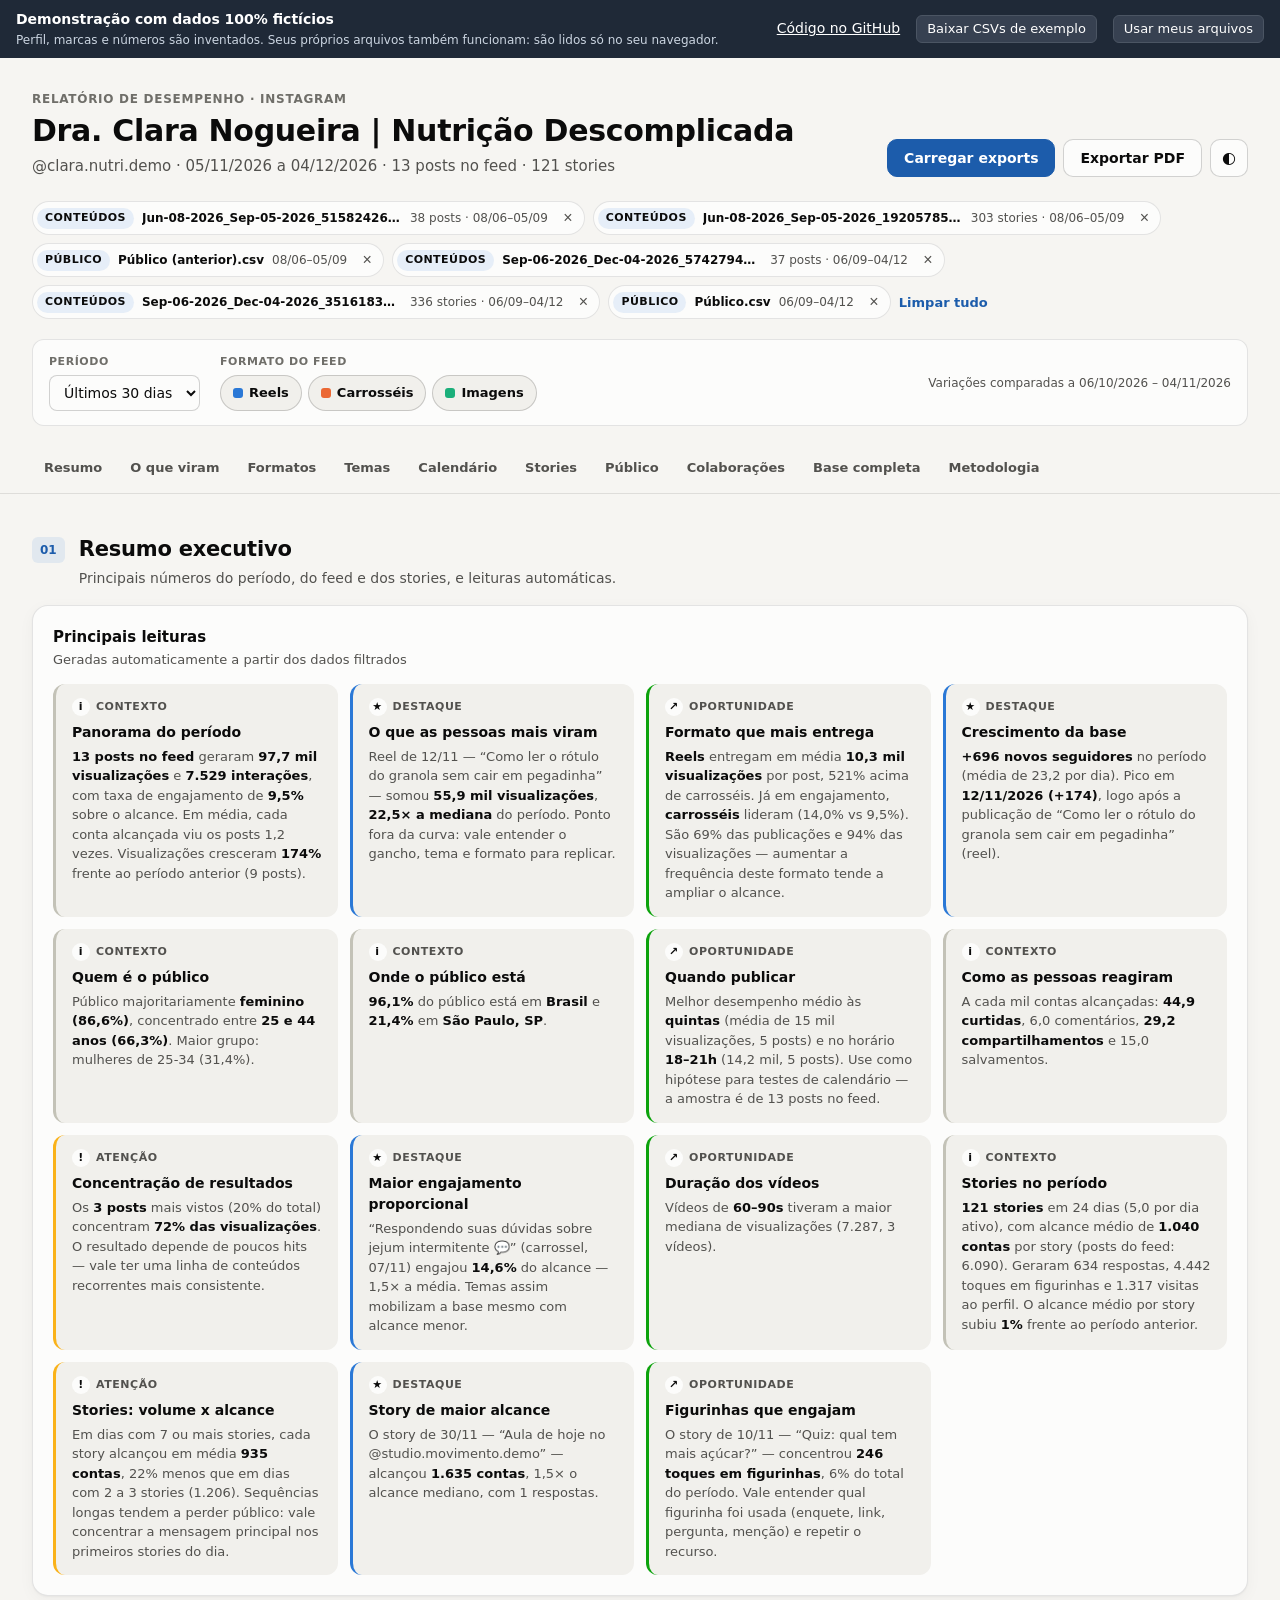
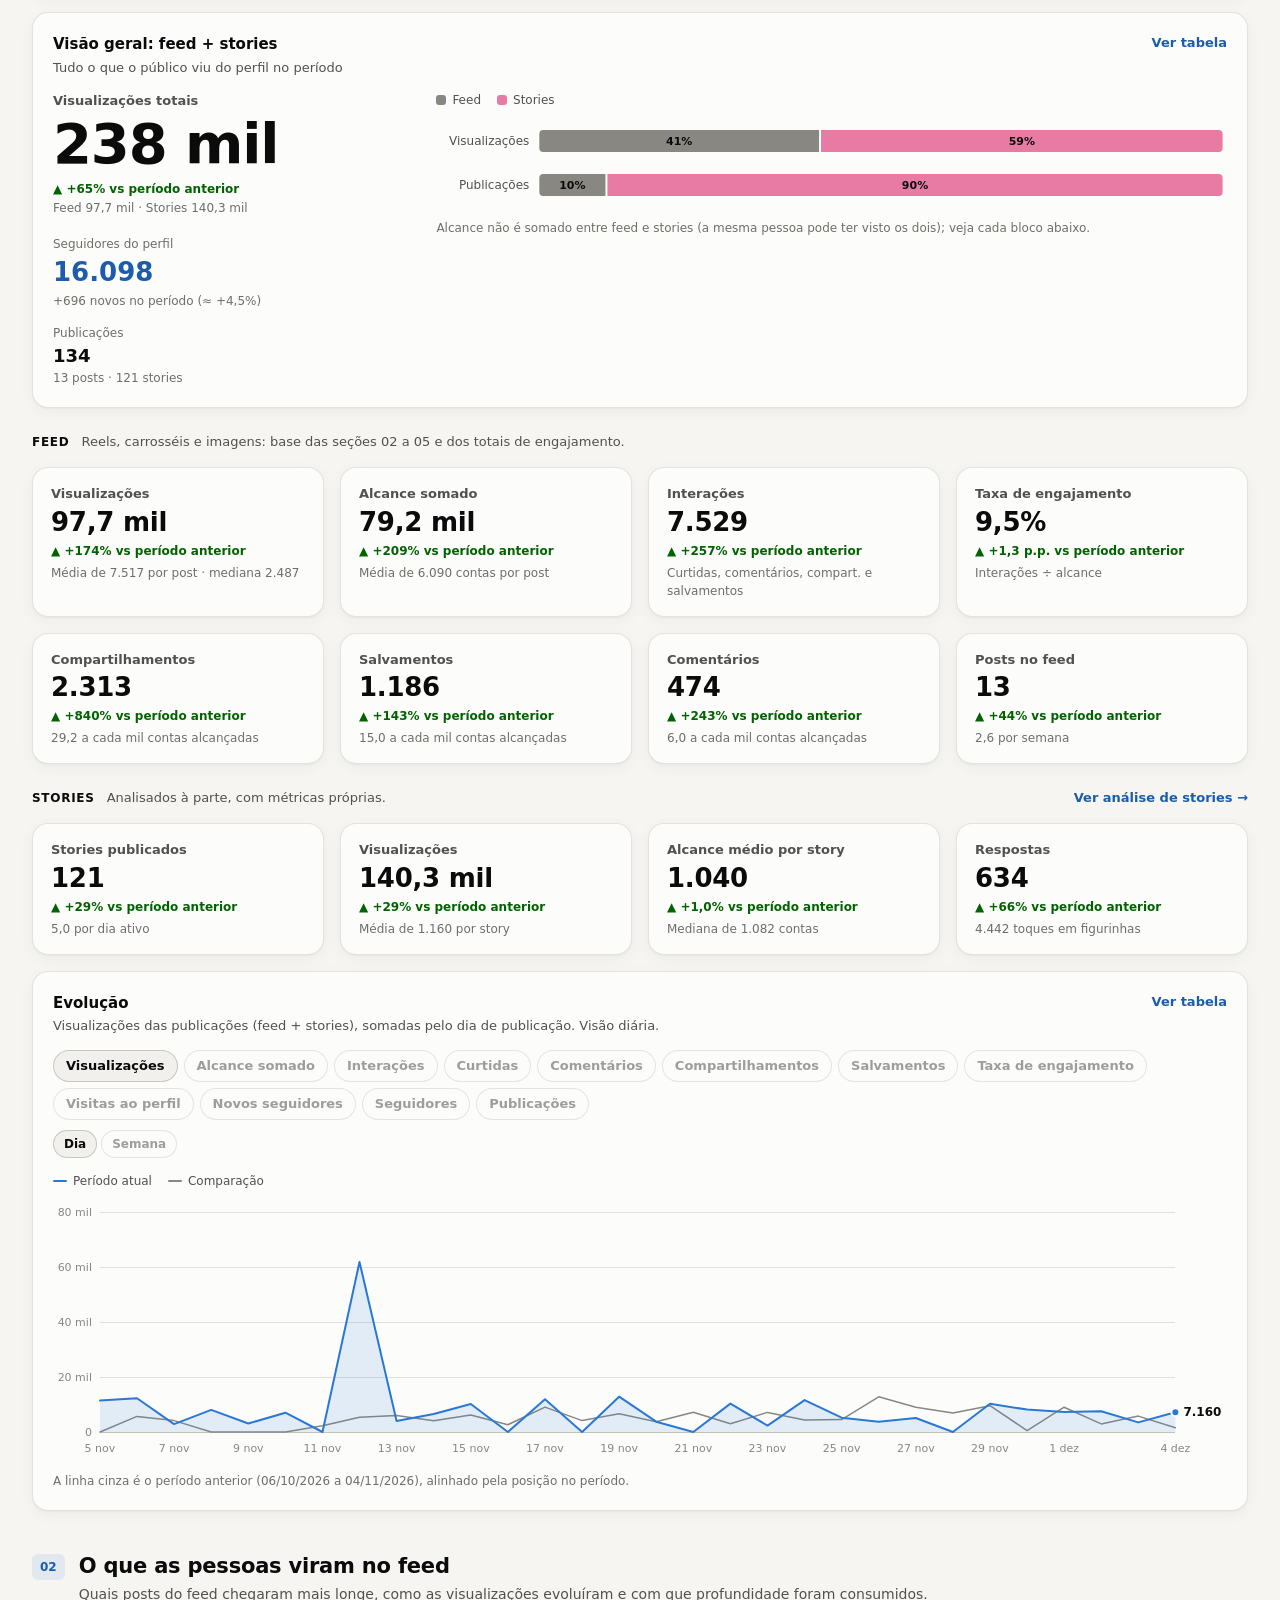
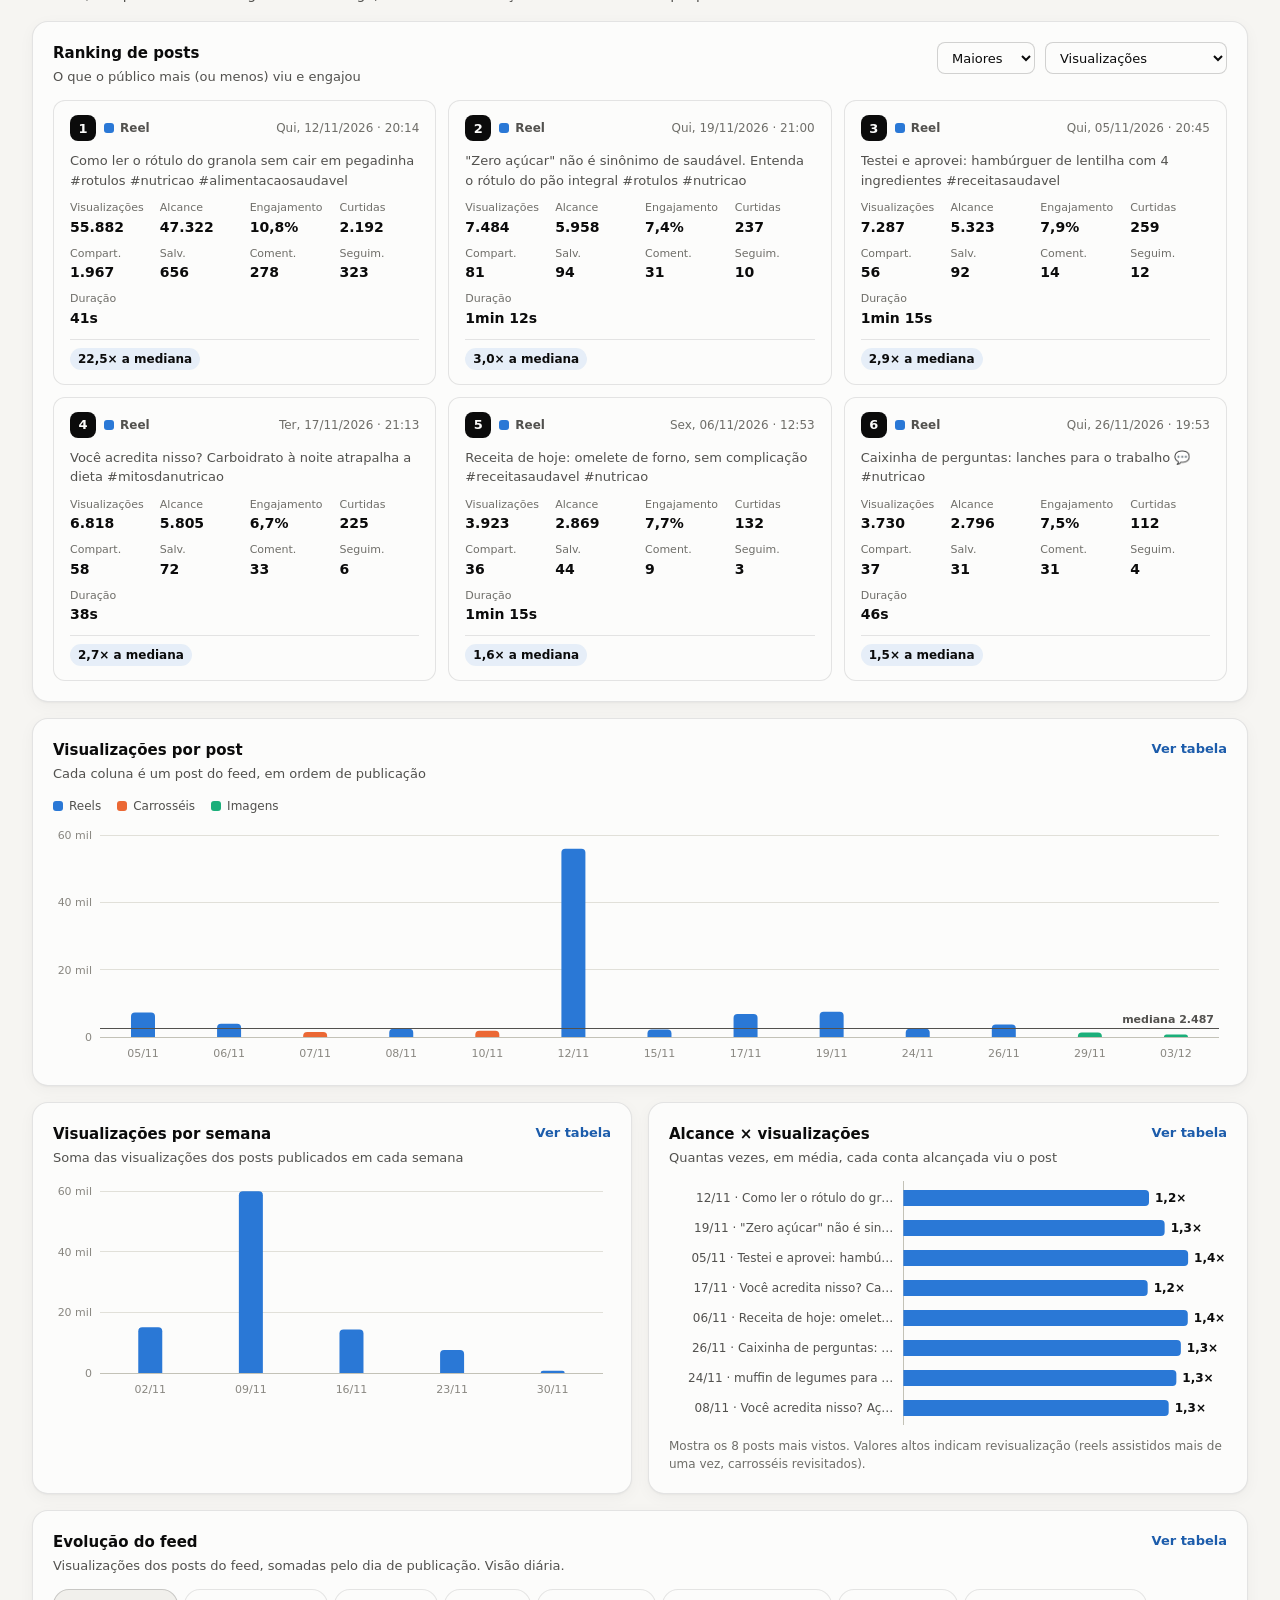
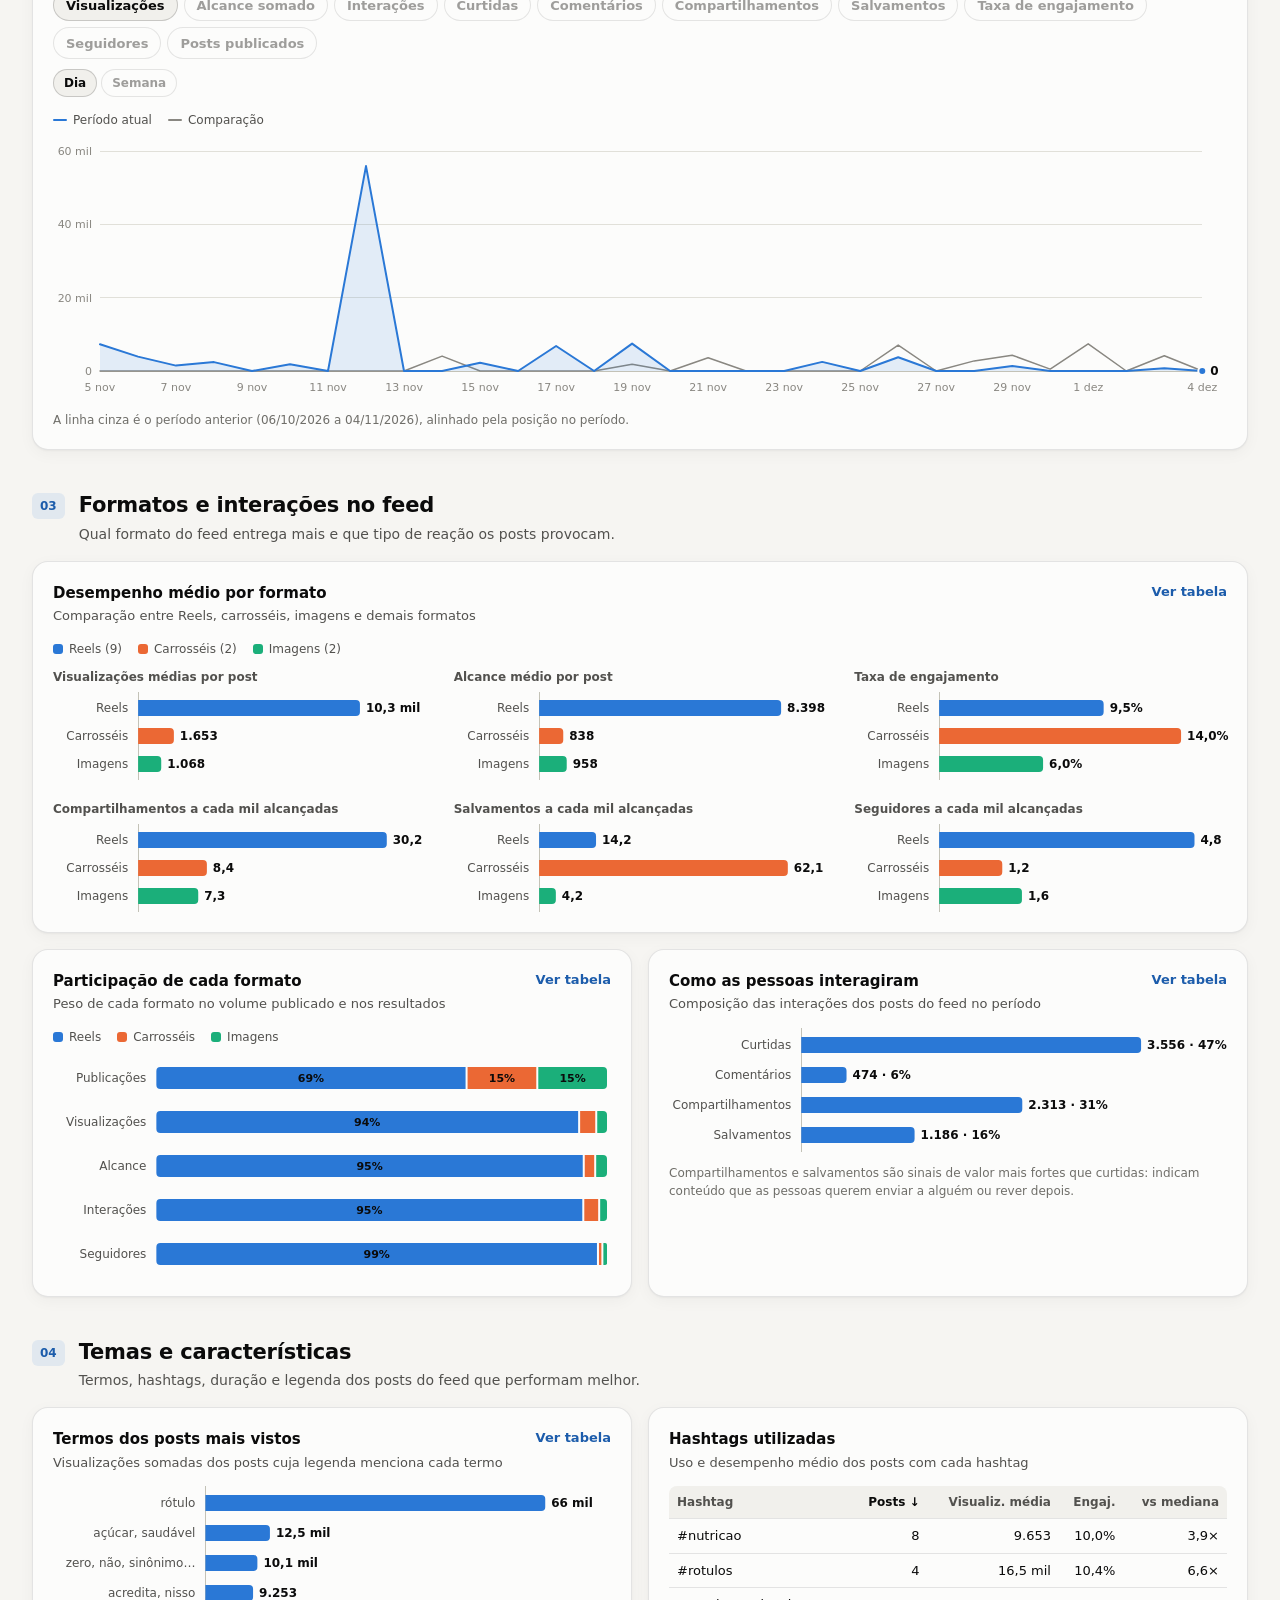
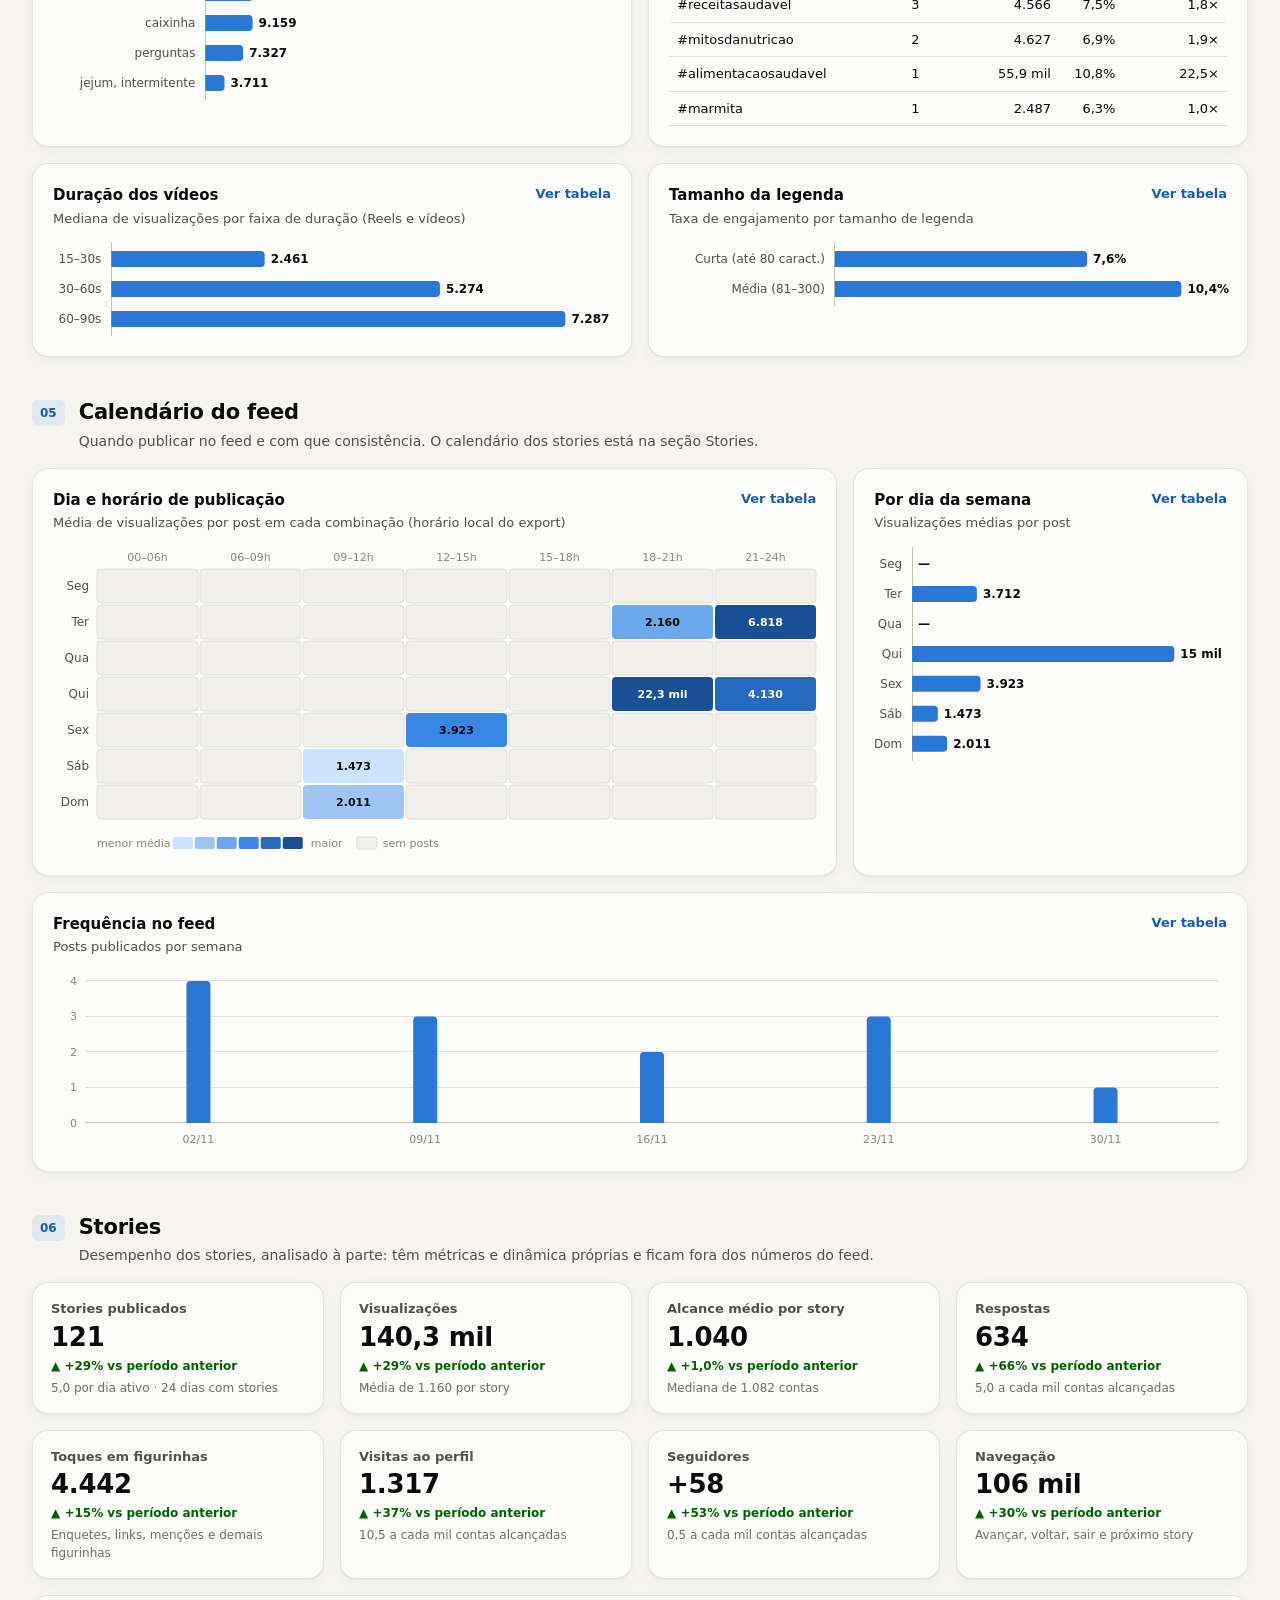
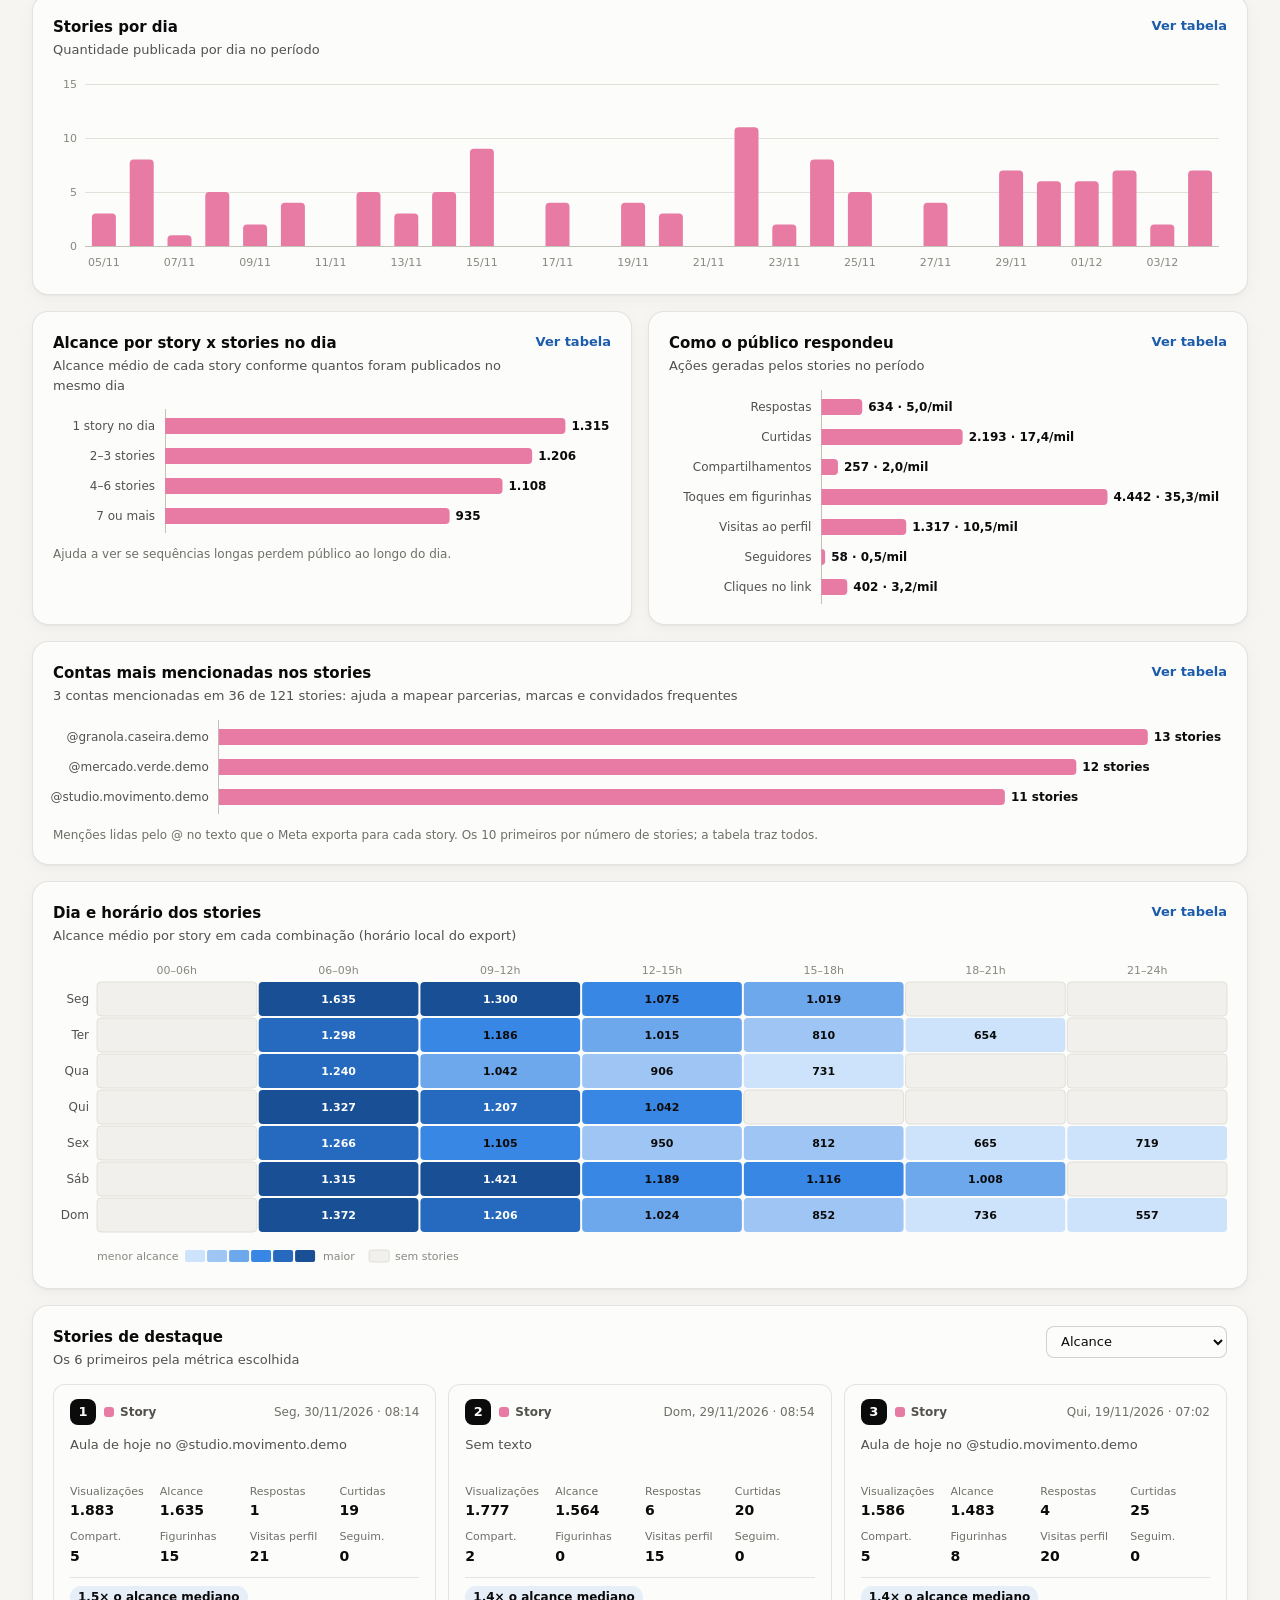
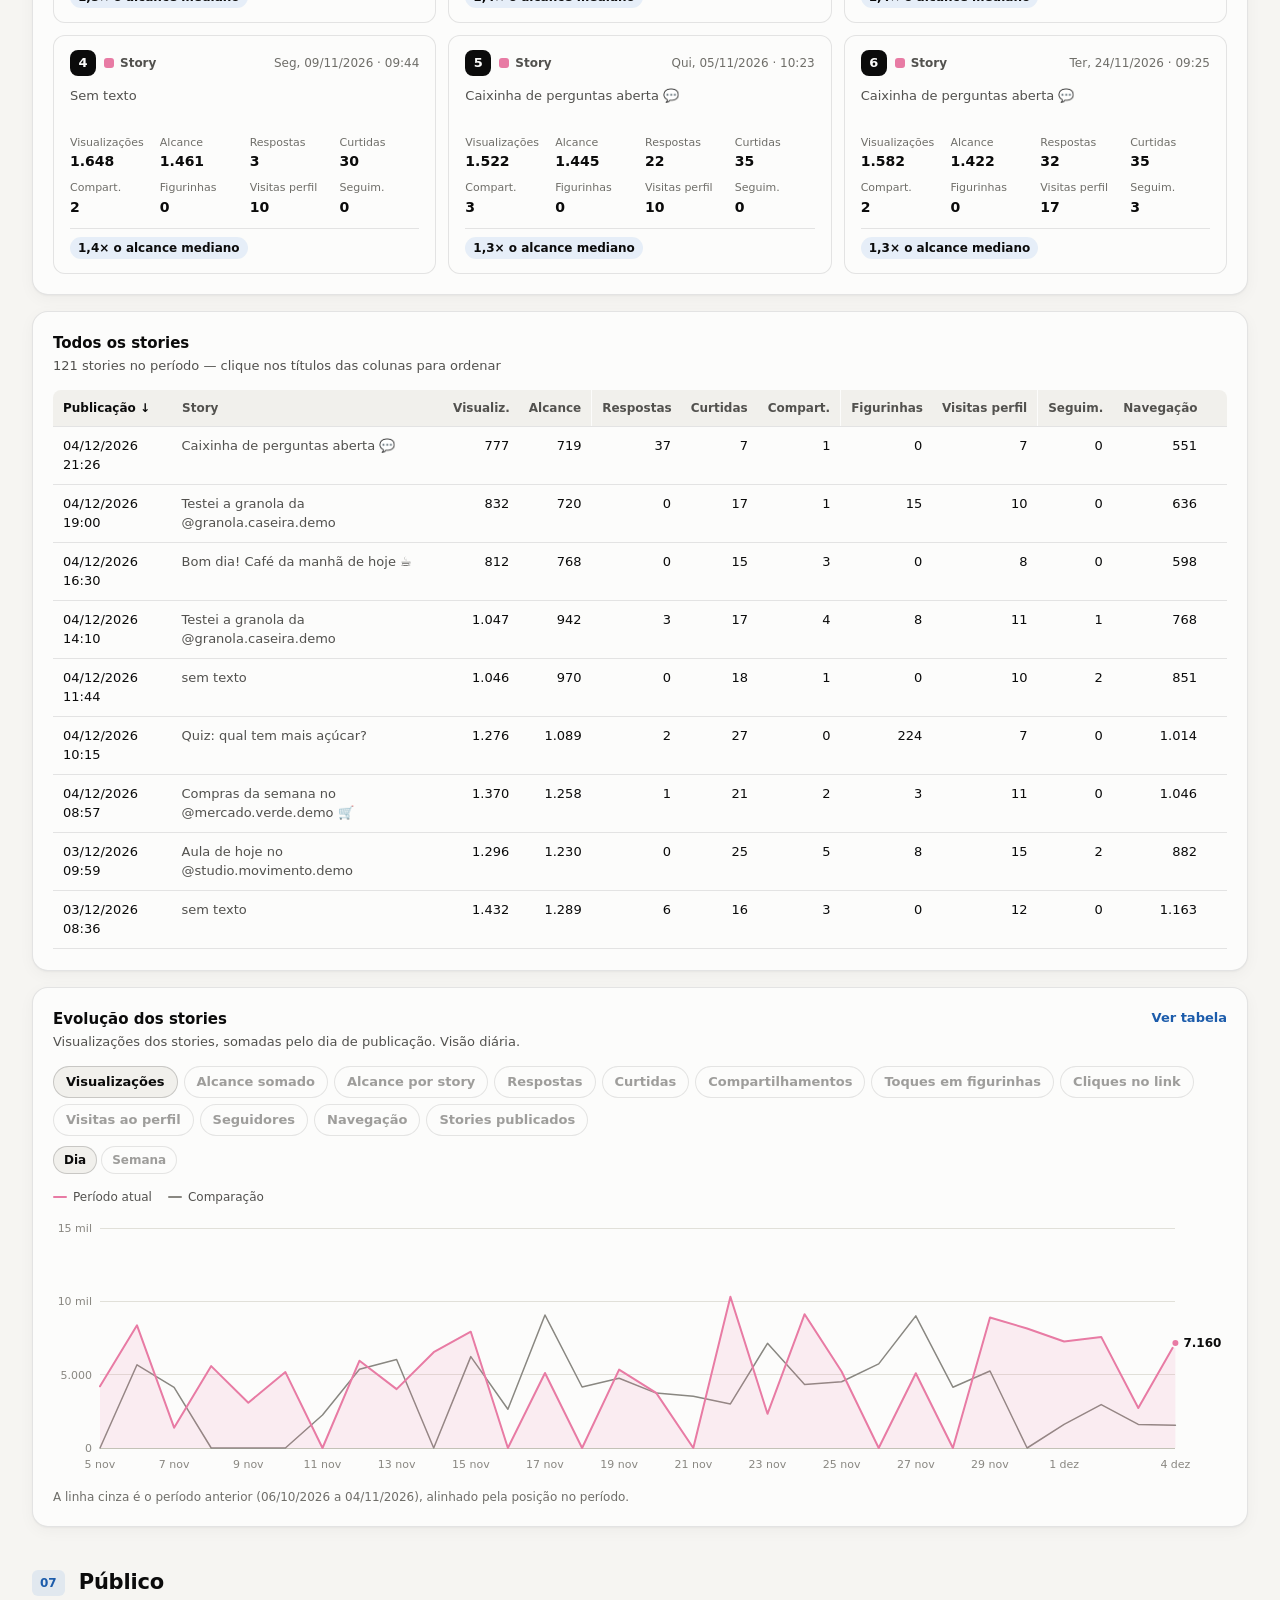
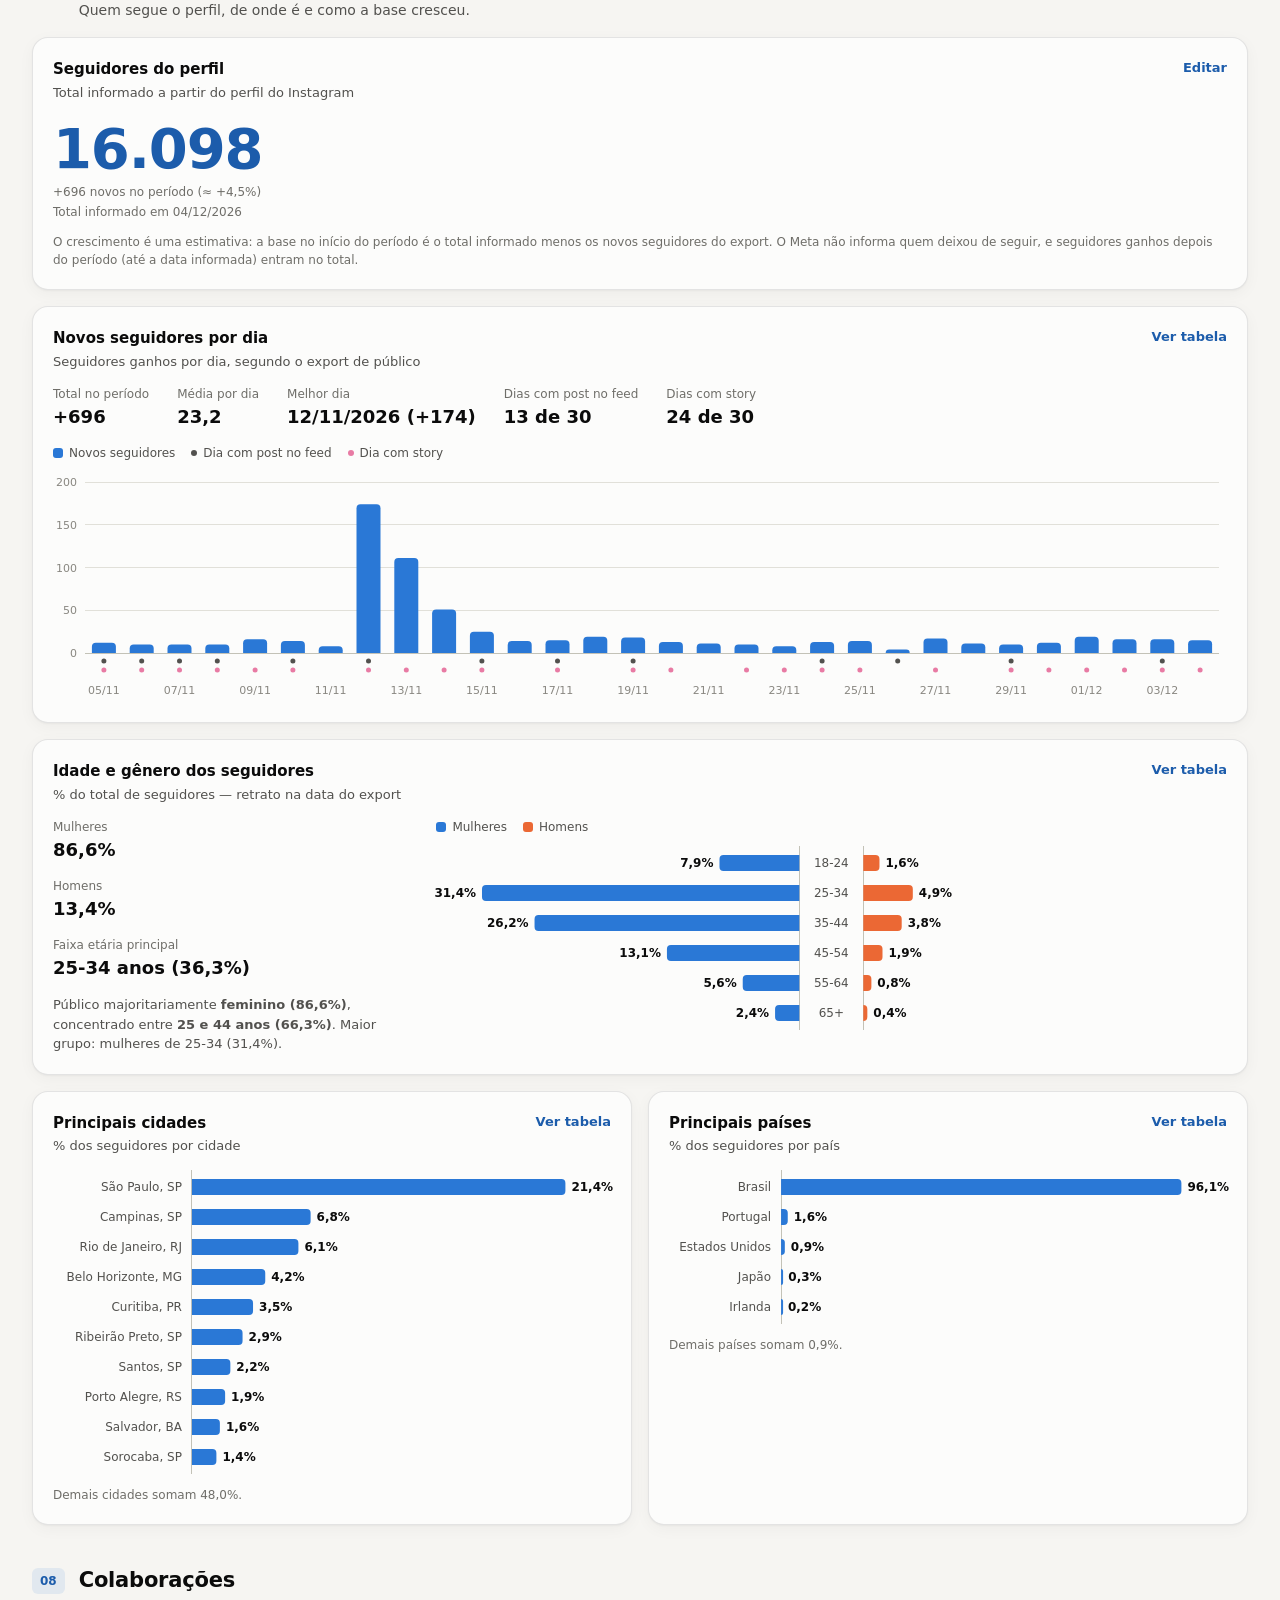
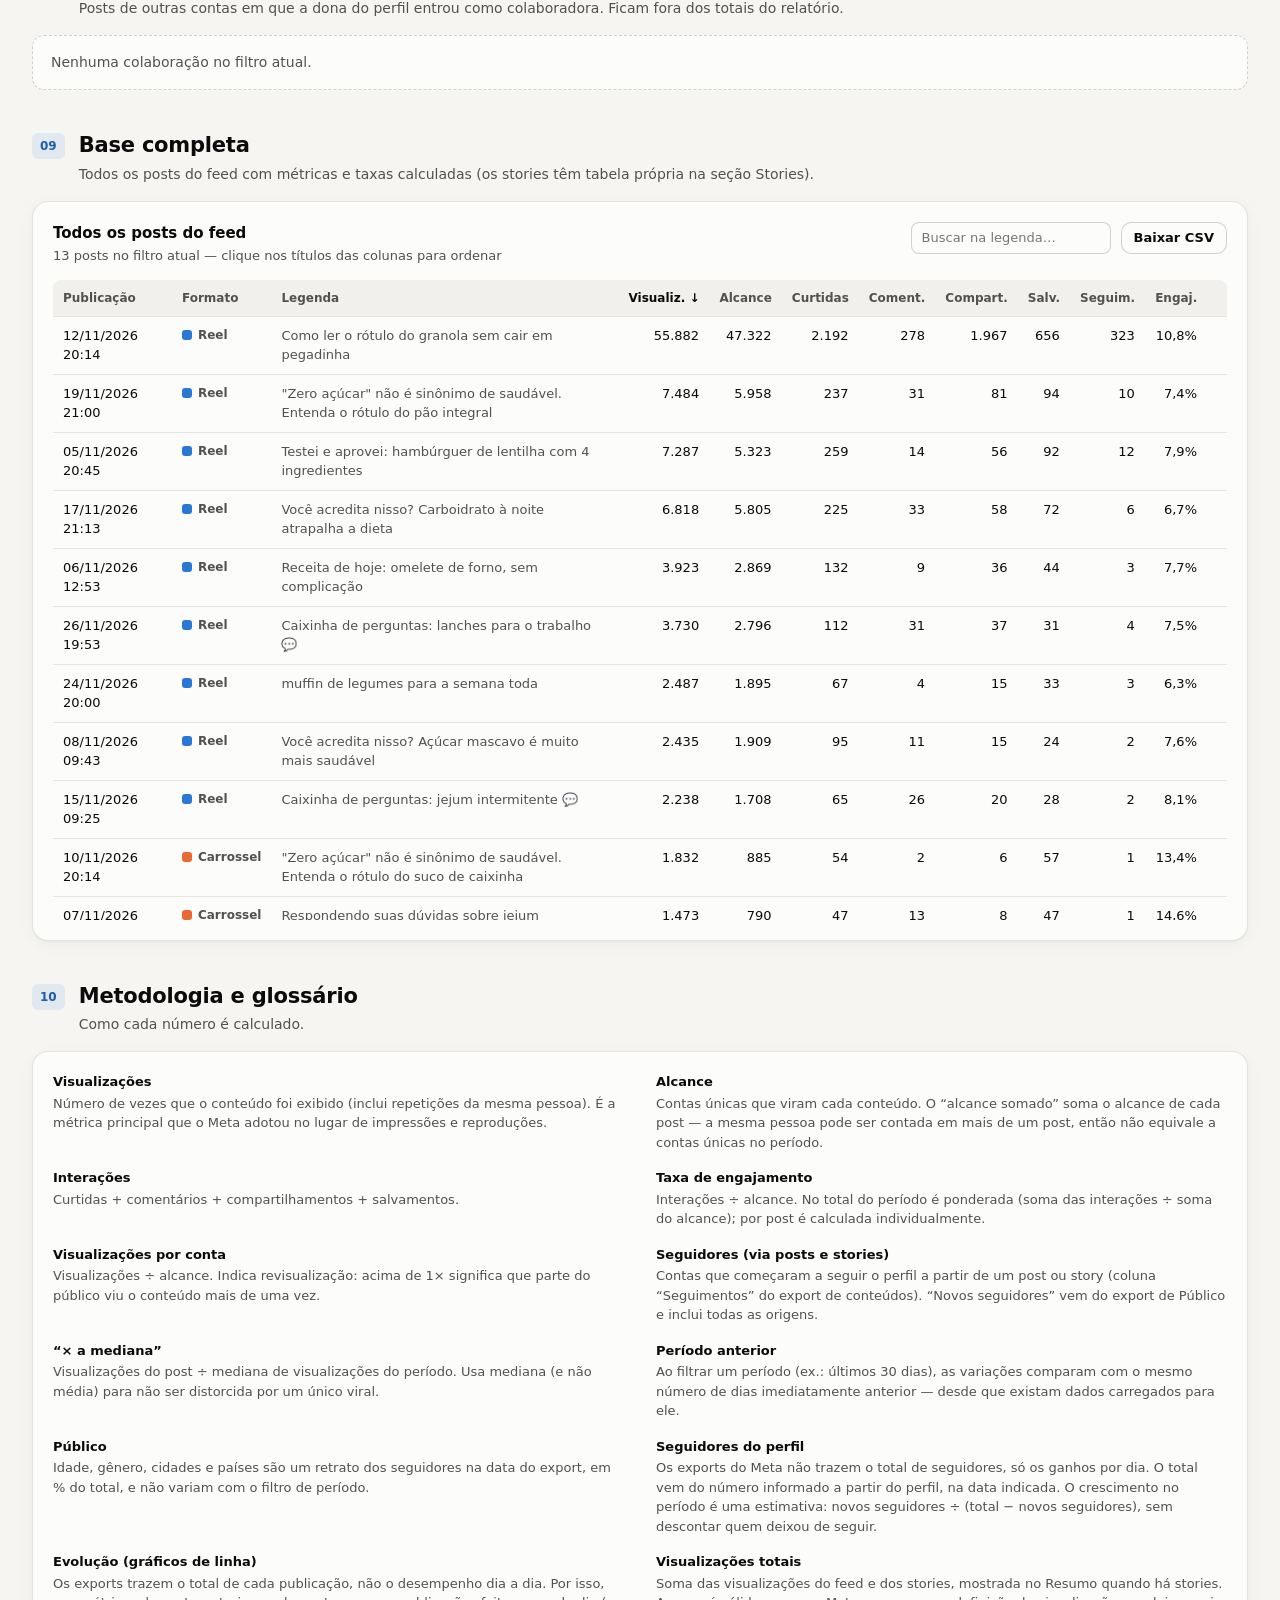
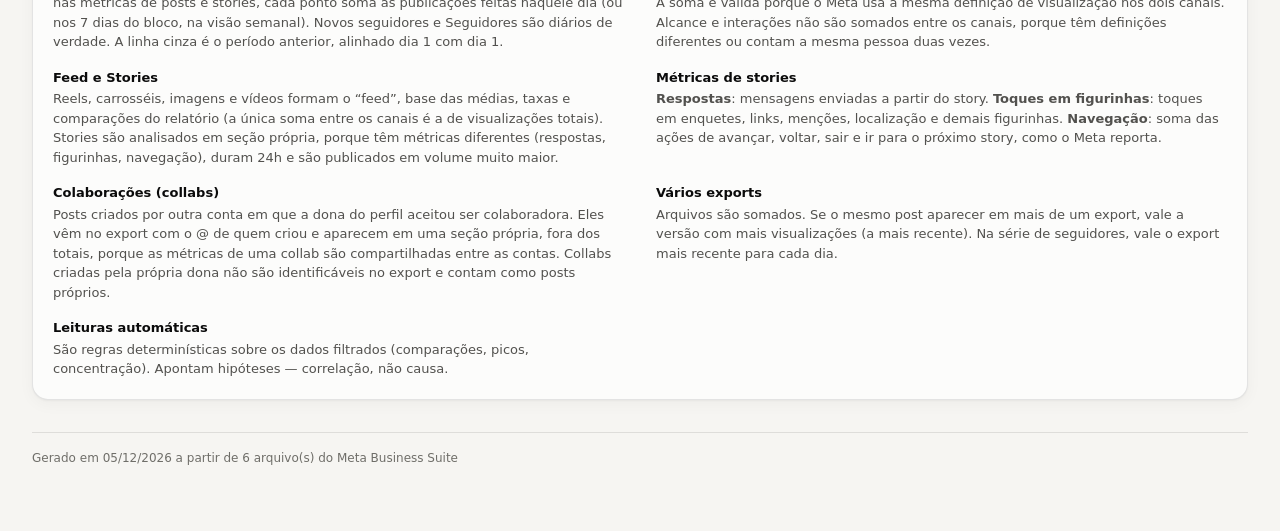
<file: index.html>
<!doctype html>
<html lang="pt-BR">
<head>
  <meta charset="utf-8">
  <meta name="viewport" content="width=device-width, initial-scale=1">
  <title>Relatório Instagram</title>
  <meta name="description" content="Relatório de desempenho do Instagram a partir dos exports do Meta Business Suite.">
  <link rel="stylesheet" href="assets/css/tokens.css">
  <link rel="stylesheet" href="assets/css/dashboard.css">
</head>
<body>

<!-- Raiz do relatório. Para embutir em outra página, copie este bloco inteiro
     (mais os <link> e <script>). data-igr-autoinit="false" desliga a
     inicialização automática — chame IGR.app.init(el) manualmente.
     data-igr-owner="usuario" define a dona da conta (ex.: data-igr-owner="clara.nutri.demo");
     sem ele, o relatório escolhe a conta com mais posts e mostra o seletor "Dona da conta". -->
<div class="igr" data-igr-root>

  <header class="igr-header">
    <div class="igr-header-text">
      <p class="igr-eyebrow">Relatório de desempenho · Instagram</p>
      <h1 id="igr-title" class="igr-title">Desempenho no Instagram</h1>
      <p id="igr-subtitle" class="igr-subtitle">Carregue os exports do Meta Business Suite para gerar o relatório.</p>
    </div>
    <div class="igr-header-actions">
      <button type="button" class="igr-btn is-primary" data-igr-upload>Carregar exports</button>
      <label class="igr-field igr-hub-client" id="igr-hub-client" hidden>
        <span class="igr-field-label">Nome da cliente no Hub</span>
        <input type="text" class="igr-input" id="igr-hub-cliente" autocomplete="off" spellcheck="false" required
               title="Nome exato da cliente no Hub de Relatórios (nome da conta ou da titular), ou o id da conta. Fica guardado para este @.">
      </label>
      <button type="button" class="igr-btn" id="igr-print">Exportar PDF</button>
      <button type="button" class="igr-btn is-icon" id="igr-theme" aria-label="Alternar tema claro/escuro" title="Alternar tema">◐</button>
      <input type="file" id="igr-file-input" accept=".csv,text/csv" multiple hidden>
    </div>
  </header>

  <div id="igr-files" class="igr-files" hidden></div>
  <div id="igr-alert" class="igr-alert" role="alert" hidden></div>

  <!-- Estado vazio -->
  <section id="igr-empty" class="igr-empty">
    <div class="igr-drop">
      <div class="igr-drop-icon" aria-hidden="true">⇪</div>
      <h2>Arraste os arquivos CSV aqui</h2>
      <p>ou <button type="button" class="igr-link-btn" data-igr-upload>selecione no computador</button>. Pode enviar vários de uma vez — o tipo de cada arquivo é detectado automaticamente.</p>
      <div class="igr-drop-types">
        <div>
          <strong>Conteúdos (feed e stories)</strong>
          <span>Meta Business Suite → Insights → Conteúdo → Exportar dados. Envie o export de posts e o de stories, se tiver. Ex.: <code>Jul-03-2026_Sep-30-2026_….csv</code></span>
        </div>
        <div>
          <strong>Público</strong>
          <span>Meta Business Suite → Insights → Público → Exportar. Ex.: <code>Público.csv</code></span>
        </div>
      </div>
      <p class="igr-drop-note">Os arquivos são processados no seu navegador e não são enviados a nenhum servidor.</p>
    </div>
  </section>

  <!-- Relatório -->
  <div id="igr-report" hidden>
    <div id="igr-filters" class="igr-filters" aria-label="Filtros"></div>

    <nav class="igr-nav" aria-label="Seções do relatório">
      <a href="#igr-sec-summary">Resumo</a>
      <a href="#igr-sec-content">O que viram</a>
      <a href="#igr-sec-formats">Formatos</a>
      <a href="#igr-sec-themes">Temas</a>
      <a href="#igr-sec-calendar">Calendário</a>
      <a href="#igr-sec-stories" id="igr-nav-stories" hidden>Stories</a>
      <a href="#igr-sec-audience">Público</a>
      <a href="#igr-sec-collabs" id="igr-nav-collabs" hidden>Colaborações</a>
      <a href="#igr-sec-posts">Base completa</a>
      <a href="#igr-sec-method">Metodologia</a>
    </nav>

    <section id="igr-sec-summary" class="igr-section">
      <header class="igr-section-head">
        <span class="igr-section-num">01</span>
        <div><h2>Resumo executivo</h2><p>Principais números do período, do feed e dos stories, e leituras automáticas.</p></div>
      </header>
      <div class="igr-grid"></div>
    </section>

    <section id="igr-sec-content" class="igr-section">
      <header class="igr-section-head">
        <span class="igr-section-num">02</span>
        <div><h2>O que as pessoas viram no feed</h2><p>Quais posts do feed chegaram mais longe, como as visualizações evoluíram e com que profundidade foram consumidos.</p></div>
      </header>
      <div class="igr-grid"></div>
    </section>

    <section id="igr-sec-formats" class="igr-section">
      <header class="igr-section-head">
        <span class="igr-section-num">03</span>
        <div><h2>Formatos e interações no feed</h2><p>Qual formato do feed entrega mais e que tipo de reação os posts provocam.</p></div>
      </header>
      <div class="igr-grid"></div>
    </section>

    <section id="igr-sec-themes" class="igr-section">
      <header class="igr-section-head">
        <span class="igr-section-num">04</span>
        <div><h2>Temas e características</h2><p>Termos, hashtags, duração e legenda dos posts do feed que performam melhor.</p></div>
      </header>
      <div class="igr-grid"></div>
    </section>

    <section id="igr-sec-calendar" class="igr-section">
      <header class="igr-section-head">
        <span class="igr-section-num">05</span>
        <div><h2>Calendário do feed</h2><p>Quando publicar no feed e com que consistência. O calendário dos stories está na seção Stories.</p></div>
      </header>
      <div class="igr-grid"></div>
    </section>

    <section id="igr-sec-stories" class="igr-section" hidden>
      <header class="igr-section-head">
        <span class="igr-section-num">06</span>
        <div><h2>Stories</h2><p>Desempenho dos stories, analisado à parte: têm métricas e dinâmica próprias e ficam fora dos números do feed.</p></div>
      </header>
      <div class="igr-grid"></div>
    </section>

    <section id="igr-sec-audience" class="igr-section">
      <header class="igr-section-head">
        <span class="igr-section-num">07</span>
        <div><h2>Público</h2><p>Quem segue o perfil, de onde é e como a base cresceu.</p></div>
      </header>
      <div class="igr-grid"></div>
    </section>

    <section id="igr-sec-collabs" class="igr-section" hidden>
      <header class="igr-section-head">
        <span class="igr-section-num">08</span>
        <div><h2>Colaborações</h2><p>Posts de outras contas em que a dona do perfil entrou como colaboradora. Ficam fora dos totais do relatório.</p></div>
      </header>
      <div class="igr-grid"></div>
    </section>

    <section id="igr-sec-posts" class="igr-section">
      <header class="igr-section-head">
        <span class="igr-section-num">09</span>
        <div><h2>Base completa</h2><p>Todos os posts do feed com métricas e taxas calculadas (os stories têm tabela própria na seção Stories).</p></div>
      </header>
      <div class="igr-grid"></div>
    </section>

    <section id="igr-sec-method" class="igr-section">
      <header class="igr-section-head">
        <span class="igr-section-num">10</span>
        <div><h2>Metodologia e glossário</h2><p>Como cada número é calculado.</p></div>
      </header>
      <div class="igr-card span-full">
        <dl class="igr-glossary">
          <div><dt>Visualizações</dt><dd>Número de vezes que o conteúdo foi exibido (inclui repetições da mesma pessoa). É a métrica principal que o Meta adotou no lugar de impressões e reproduções.</dd></div>
          <div><dt>Alcance</dt><dd>Contas únicas que viram cada conteúdo. O “alcance somado” soma o alcance de cada post — a mesma pessoa pode ser contada em mais de um post, então não equivale a contas únicas no período.</dd></div>
          <div><dt>Interações</dt><dd>Curtidas + comentários + compartilhamentos + salvamentos.</dd></div>
          <div><dt>Taxa de engajamento</dt><dd>Interações ÷ alcance. No total do período é ponderada (soma das interações ÷ soma do alcance); por post é calculada individualmente.</dd></div>
          <div><dt>Visualizações por conta</dt><dd>Visualizações ÷ alcance. Indica revisualização: acima de 1× significa que parte do público viu o conteúdo mais de uma vez.</dd></div>
          <div><dt>Seguidores (via posts e stories)</dt><dd>Contas que começaram a seguir o perfil a partir de um post ou story (coluna “Seguimentos” do export de conteúdos). “Novos seguidores” vem do export de Público e inclui todas as origens.</dd></div>
          <div><dt>“× a mediana”</dt><dd>Visualizações do post ÷ mediana de visualizações do período. Usa mediana (e não média) para não ser distorcida por um único viral.</dd></div>
          <div><dt>Período anterior</dt><dd>Ao filtrar um período (ex.: últimos 30 dias), as variações comparam com o mesmo número de dias imediatamente anterior — desde que existam dados carregados para ele.</dd></div>
          <div><dt>Público</dt><dd>Idade, gênero, cidades e países são um retrato dos seguidores na data do export, em % do total, e não variam com o filtro de período.</dd></div>
          <div><dt>Seguidores do perfil</dt><dd>Os exports do Meta não trazem o total de seguidores, só os ganhos por dia. O total vem do número informado a partir do perfil, na data indicada. O crescimento no período é uma estimativa: novos seguidores ÷ (total − novos seguidores), sem descontar quem deixou de seguir.</dd></div>
          <div><dt>Evolução (gráficos de linha)</dt><dd>Os exports trazem o total de cada publicação, não o desempenho dia a dia. Por isso, nas métricas de posts e stories, cada ponto soma as publicações feitas naquele dia (ou nos 7 dias do bloco, na visão semanal). Novos seguidores e Seguidores são diários de verdade. A linha cinza é o período anterior, alinhado dia 1 com dia 1.</dd></div>
          <div><dt>Visualizações totais</dt><dd>Soma das visualizações do feed e dos stories, mostrada no Resumo quando há stories. A soma é válida porque o Meta usa a mesma definição de visualização nos dois canais. Alcance e interações não são somados entre os canais, porque têm definições diferentes ou contam a mesma pessoa duas vezes.</dd></div>
          <div><dt>Feed e Stories</dt><dd>Reels, carrosséis, imagens e vídeos formam o “feed”, base das médias, taxas e comparações do relatório (a única soma entre os canais é a de visualizações totais). Stories são analisados em seção própria, porque têm métricas diferentes (respostas, figurinhas, navegação), duram 24h e são publicados em volume muito maior.</dd></div>
          <div><dt>Métricas de stories</dt><dd><strong>Respostas</strong>: mensagens enviadas a partir do story. <strong>Toques em figurinhas</strong>: toques em enquetes, links, menções, localização e demais figurinhas. <strong>Navegação</strong>: soma das ações de avançar, voltar, sair e ir para o próximo story, como o Meta reporta.</dd></div>
          <div><dt>Colaborações (collabs)</dt><dd>Posts criados por outra conta em que a dona do perfil aceitou ser colaboradora. Eles vêm no export com o @ de quem criou e aparecem em uma seção própria, fora dos totais, porque as métricas de uma collab são compartilhadas entre as contas. Collabs criadas pela própria dona não são identificáveis no export e contam como posts próprios.</dd></div>
          <div><dt>Vários exports</dt><dd>Arquivos são somados. Se o mesmo post aparecer em mais de um export, vale a versão com mais visualizações (a mais recente). Na série de seguidores, vale o export mais recente para cada dia.</dd></div>
          <div><dt>Leituras automáticas</dt><dd>São regras determinísticas sobre os dados filtrados (comparações, picos, concentração). Apontam hipóteses — correlação, não causa.</dd></div>
        </dl>
      </div>
    </section>

    <footer class="igr-footer">
      <span id="igr-generated"></span>
    </footer>
  </div>

  <div class="igr-drop-overlay" aria-hidden="true"><div>Solte os arquivos CSV para atualizar o relatório</div></div>
  <div id="igr-toast" class="igr-toast" role="status" aria-live="polite"></div>
</div>

<script src="assets/js/parsers.js"></script>
<script src="assets/js/metrics.js"></script>
<script src="assets/js/insights.js"></script>
<script src="assets/js/charts.js"></script>
<script src="assets/js/hub-config.js"></script>
<script src="assets/js/app.js"></script>
<script src="demo/dados-demo.js"></script>
<script src="demo/demo.js"></script>
</body>
</html>
</file>
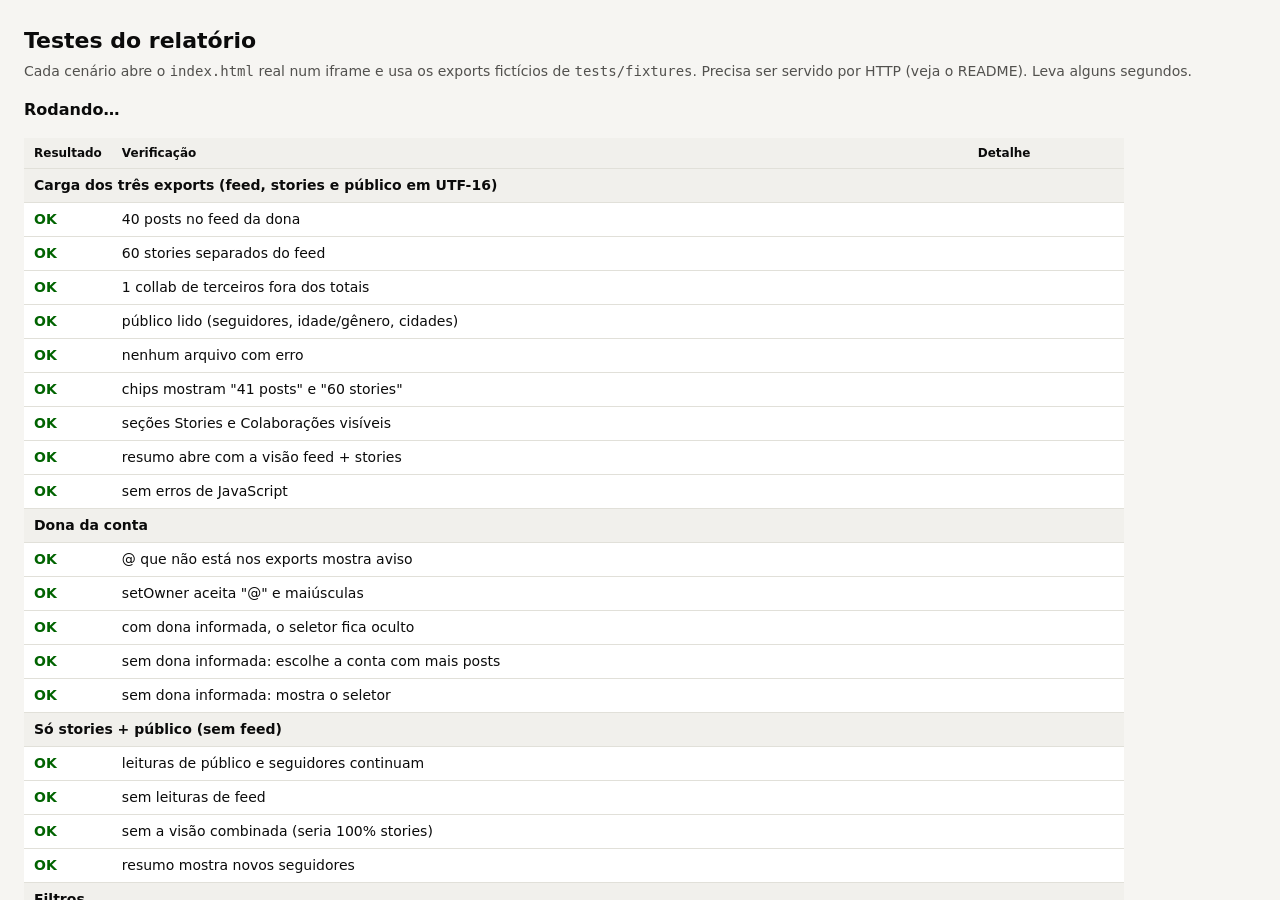
<file: tests/index.html>
<!doctype html>
<html lang="pt-BR">
<head>
  <meta charset="utf-8">
  <meta name="viewport" content="width=device-width, initial-scale=1">
  <title>Testes · Relatório Instagram</title>
  <style>
    body { margin: 0; padding: 24px; font: 14px/1.5 system-ui, -apple-system, "Segoe UI", sans-serif; color: #0b0b0b; background: #f6f5f2; }
    h1 { font-size: 22px; margin: 0 0 4px; }
    p { margin: 0 0 16px; color: #52514e; }
    #resumo { font-size: 16px; font-weight: 700; color: #0b0b0b; }
    #resumo.ok { color: #006300; }
    #resumo.falha { color: #b42323; }
    table { border-collapse: collapse; width: 100%; max-width: 1100px; background: #fff; }
    th, td { text-align: left; padding: 6px 10px; border-bottom: 1px solid #e1e0d9; vertical-align: top; }
    th { background: #f1f0ec; font-size: 12px; }
    td.st { width: 64px; font-weight: 700; }
    tr.ok td.st { color: #006300; }
    tr.falha td.st { color: #b42323; }
    tr.grupo td { background: #f1f0ec; font-weight: 700; }
    td.det { color: #52514e; font-size: 12px; overflow-wrap: anywhere; }
    #palco { position: absolute; left: -10000px; top: 0; height: 1400px; border: 0; }
  </style>
</head>
<body>
  <h1>Testes do relatório</h1>
  <p>Cada cenário abre o <code>index.html</code> real num iframe e usa os exports fictícios de <code>tests/fixtures</code>.
     Precisa ser servido por HTTP (veja o README). Leva alguns segundos.</p>
  <p id="resumo">Rodando…</p>
  <table>
    <thead><tr><th>Resultado</th><th>Verificação</th><th>Detalhe</th></tr></thead>
    <tbody id="resultados"></tbody>
  </table>
  <iframe id="palco" title="Relatório em teste"></iframe>
  <script src="testes.js"></script>
</body>
</html>
</file>
<file: assets/css/tokens.css>
/* ==========================================================================
   Design tokens — Relatório Instagram
   --------------------------------------------------------------------------
   Este é o ÚNICO arquivo que precisa mudar para aplicar a identidade visual
   da ferramenta onde o relatório for integrado (fonte, accent, superfícies).
   As cores de séries (--igr-series-*) e a rampa sequencial (--igr-seq-*) são uma
   paleta validada para daltonismo (CVD) — se trocar, revalide.
   ========================================================================== */

:root {

  /* Tipografia */
  --igr-font-sans: system-ui, -apple-system, "Segoe UI", Roboto, "Helvetica Neue", Arial, sans-serif;

  /* Superfícies */
  --igr-page: #f6f5f2;
  --igr-surface-1: #fcfcfb;          /* cards / superfície dos gráficos */
  --igr-surface-2: #f1f0ec;          /* preenchimentos sutis, cabeçalho de tabela */
  --igr-surface-3: #e8e7e1;

  /* Tinta (texto) */
  --igr-text-primary: #0b0b0b;
  --igr-text-secondary: #52514e;
  --igr-text-muted: #6f6e69;
  --igr-axis-text: #898781;

  /* Linhas */
  --igr-grid: #e1e0d9;
  --igr-axis: #c3c2b7;
  --igr-border: rgba(11, 11, 11, 0.10);
  --igr-border-strong: rgba(11, 11, 11, 0.18);

  /* Marca / interface (troque pelos tokens da ferramenta) */
  --igr-accent: #1c5cab;
  --igr-accent-hover: #184f95;
  --igr-accent-ink: #ffffff;
  --igr-accent-soft: rgba(42, 120, 214, 0.10);
  --igr-focus-ring: #2a78d6;

  /* Texto de variação (delta) */
  --igr-delta-up: #006300;
  --igr-delta-down: #b42323;

  /* Status (reservado — nunca usar como cor de série) */
  --igr-status-good: #0ca30c;
  --igr-status-warning: #fab219;
  --igr-status-serious: #ec835a;
  --igr-status-critical: #d03b3b;

  /* Paleta categórica (ordem fixa — não reordenar) */
  --igr-series-1: #2a78d6;  /* azul     — Reels / Homens        */
  --igr-series-2: #eb6834;  /* laranja  — Carrosséis / Mulheres */
  --igr-series-3: #1baf7a;  /* água     — Imagens               */
  --igr-series-4: #eda100;  /* amarelo  — Vídeos                */
  --igr-series-5: #e87ba4;  /* magenta  — Stories               */
  --igr-series-6: #008300;  /* verde    — Outros                */
  --igr-series-7: #4a3aa7;
  --igr-series-8: #e34948;

  /* Rampa sequencial (magnitude — heatmap). 1 = quase zero, 6 = máximo */
  --igr-seq-0: #f1f0ec;     /* célula vazia */
  --igr-seq-1: #cde2fb;
  --igr-seq-2: #9ec5f4;
  --igr-seq-3: #6da7ec;
  --igr-seq-4: #3987e5;
  --igr-seq-5: #256abf;
  --igr-seq-6: #184f95;

  /* Forma */
  --igr-radius-lg: 16px;
  --igr-radius: 12px;
  --igr-radius-sm: 8px;
  --igr-shadow: 0 1px 2px rgba(11, 11, 11, 0.04), 0 4px 16px rgba(11, 11, 11, 0.04);
}

@media (prefers-color-scheme: dark) {
  :root:where(:not([data-igr-theme="light"])) {
    --igr-page: #0d0d0d;
    --igr-surface-1: #1a1a19;
    --igr-surface-2: #232321;
    --igr-surface-3: #2c2c2a;
    --igr-text-primary: #ffffff;
    --igr-text-secondary: #c3c2b7;
    --igr-text-muted: #a3a29b;
    --igr-axis-text: #898781;
    --igr-grid: #2c2c2a;
    --igr-axis: #383835;
    --igr-border: rgba(255, 255, 255, 0.10);
    --igr-border-strong: rgba(255, 255, 255, 0.18);
    --igr-accent: #5598e7;
    --igr-accent-hover: #6da7ec;
    --igr-accent-ink: #0b0b0b;
    --igr-accent-soft: rgba(85, 152, 231, 0.14);
    --igr-focus-ring: #5598e7;
    --igr-delta-up: #0ca30c;
    --igr-delta-down: #e66767;
    --igr-series-1: #3987e5;
    --igr-series-2: #d95926;
    --igr-series-3: #199e70;
    --igr-series-4: #c98500;
    --igr-series-5: #d55181;
    --igr-series-6: #008300;
    --igr-series-7: #9085e9;
    --igr-series-8: #e66767;
    --igr-seq-0: #232321;
    --igr-seq-1: #0d366b;
    --igr-seq-2: #104281;
    --igr-seq-3: #1c5cab;
    --igr-seq-4: #2a78d6;
    --igr-seq-5: #5598e7;
    --igr-seq-6: #9ec5f4;
    --igr-shadow: none;
  }
}

:root[data-igr-theme="dark"] {
  --igr-page: #0d0d0d;
  --igr-surface-1: #1a1a19;
  --igr-surface-2: #232321;
  --igr-surface-3: #2c2c2a;
  --igr-text-primary: #ffffff;
  --igr-text-secondary: #c3c2b7;
  --igr-text-muted: #a3a29b;
  --igr-axis-text: #898781;
  --igr-grid: #2c2c2a;
  --igr-axis: #383835;
  --igr-border: rgba(255, 255, 255, 0.10);
  --igr-border-strong: rgba(255, 255, 255, 0.18);
  --igr-accent: #5598e7;
  --igr-accent-hover: #6da7ec;
  --igr-accent-ink: #0b0b0b;
  --igr-accent-soft: rgba(85, 152, 231, 0.14);
  --igr-focus-ring: #5598e7;
  --igr-delta-up: #0ca30c;
  --igr-delta-down: #e66767;
  --igr-series-1: #3987e5;
  --igr-series-2: #d95926;
  --igr-series-3: #199e70;
  --igr-series-4: #c98500;
  --igr-series-5: #d55181;
  --igr-series-6: #008300;
  --igr-series-7: #9085e9;
  --igr-series-8: #e66767;
  --igr-seq-0: #232321;
  --igr-seq-1: #0d366b;
  --igr-seq-2: #104281;
  --igr-seq-3: #1c5cab;
  --igr-seq-4: #2a78d6;
  --igr-seq-5: #5598e7;
  --igr-seq-6: #9ec5f4;
  --igr-shadow: none;
}

/* color-scheme (controles nativos, barras de rolagem) só no relatório e no tooltip.
   No :root ele mudaria também a página da ferramenta onde o relatório está embutido. */
.igr, .igr-tooltip { color-scheme: light; }
@media (prefers-color-scheme: dark) {
  :root:where(:not([data-igr-theme="light"])) :is(.igr, .igr-tooltip) { color-scheme: dark; }
}
:root[data-igr-theme="dark"] :is(.igr, .igr-tooltip) { color-scheme: dark; }
</file>
<file: assets/css/dashboard.css>
/* ==========================================================================
   Relatório Instagram — layout e componentes
   Todo valor de cor vem de tokens.css. Prefixo .igr- evita colisão de
   estilos quando o relatório é embutido em outra página.
   ========================================================================== */

html { scroll-behavior: smooth; }
body {
  margin: 0;
  background: var(--igr-page);
  color: var(--igr-text-primary);
  font-family: var(--igr-font-sans);
  -webkit-font-smoothing: antialiased;
}

.igr {
  --igr-gutter: 32px;
  position: relative;
  max-width: 1280px;
  margin: 0 auto;
  padding: 32px var(--igr-gutter) 64px;
  font-family: var(--igr-font-sans);
  font-size: 14px;
  line-height: 1.5;
  color: var(--igr-text-primary);
  box-sizing: border-box;
}
.igr *, .igr *::before, .igr *::after { box-sizing: border-box; }
.igr [hidden] { display: none !important; }
.igr h1, .igr h2, .igr h3, .igr h4, .igr p { margin: 0; }
.igr code { font-size: 12px; background: var(--igr-surface-2); padding: 1px 5px; border-radius: 4px; overflow-wrap: anywhere; }

.igr :focus-visible { outline: 2px solid var(--igr-focus-ring); outline-offset: 2px; }

/* ---------- Cabeçalho ---------- */
.igr-header {
  display: flex;
  align-items: flex-end;
  justify-content: space-between;
  gap: 24px;
  flex-wrap: wrap;
  padding-bottom: 24px;
}
.igr-eyebrow {
  font-size: 12px;
  font-weight: 600;
  letter-spacing: 0.06em;
  text-transform: uppercase;
  color: var(--igr-text-muted);
  margin-bottom: 6px !important;
}
.igr-title { font-size: 30px; line-height: 1.15; font-weight: 700; letter-spacing: -0.01em; text-wrap: balance; }
.igr-subtitle { margin-top: 6px !important; color: var(--igr-text-secondary); font-size: 15px; }
.igr-header-actions { display: flex; align-items: flex-end; gap: 8px; flex-wrap: wrap; }
.igr-hub-client .igr-input { height: 38px; width: 240px; }
.igr-hub-client .igr-input:invalid { border-color: var(--igr-status-critical); }
.igr-hub-client .igr-input:read-only { background: var(--igr-surface-2); color: var(--igr-text-secondary); }

/* ---------- Botões / controles ---------- */
.igr-btn {
  appearance: none;
  font: inherit;
  font-weight: 600;
  font-size: 14px;
  height: 38px;
  padding: 0 16px;
  border-radius: 10px;
  border: 1px solid var(--igr-border-strong);
  background: var(--igr-surface-1);
  color: var(--igr-text-primary);
  cursor: pointer;
  transition: background .15s, border-color .15s;
  white-space: nowrap;
}
.igr-btn:hover { background: var(--igr-surface-2); }
.igr-btn.is-primary { background: var(--igr-accent); border-color: var(--igr-accent); color: var(--igr-accent-ink); }
.igr-btn.is-primary:hover { background: var(--igr-accent-hover); border-color: var(--igr-accent-hover); }
.igr-btn.is-icon { width: 38px; padding: 0; font-size: 16px; }
.igr-btn.is-small { height: 32px; padding: 0 12px; font-size: 13px; }

.igr-link-btn {
  appearance: none; border: 0; background: none; padding: 0;
  font: inherit; font-weight: 600; font-size: 13px;
  color: var(--igr-accent); cursor: pointer;
}
.igr-link-btn:hover { text-decoration: underline; }

.igr-select, .igr-input {
  font: inherit; font-size: 14px;
  height: 36px;
  padding: 0 10px;
  border-radius: 8px;
  border: 1px solid var(--igr-border-strong);
  background: var(--igr-surface-1);
  color: var(--igr-text-primary);
  max-width: 100%;
}
.igr-select.is-small { height: 32px; font-size: 13px; }
.igr-input[type="search"] { min-width: 200px; height: 32px; font-size: 13px; }

.igr-link { color: var(--igr-accent); font-weight: 600; text-decoration: none; font-size: 13px; }
.igr-link:hover { text-decoration: underline; }

/* ---------- Arquivos carregados ---------- */
.igr-files {
  display: flex; flex-wrap: wrap; align-items: center; gap: 8px;
  margin-bottom: 20px;
}
.igr-file {
  display: inline-flex; align-items: center; gap: 8px;
  max-width: 100%;
  padding: 4px 4px 4px 4px;
  border: 1px solid var(--igr-border);
  border-radius: 999px;
  background: var(--igr-surface-1);
  font-size: 12px;
}
.igr-file-kind {
  font-weight: 700; font-size: 11px; text-transform: uppercase; letter-spacing: .04em;
  padding: 2px 8px; border-radius: 999px;
  background: var(--igr-accent-soft); color: var(--igr-text-primary);
}
.igr-file.is-error .igr-file-kind { background: rgba(208, 59, 59, .14); }
.igr-file-name { font-weight: 600; max-width: 260px; overflow: hidden; text-overflow: ellipsis; white-space: nowrap; }
.igr-file-detail { color: var(--igr-text-secondary); white-space: nowrap; }
.igr-file.is-error .igr-file-detail { white-space: normal; }
.igr-file .igr-select { height: 24px; font-size: 12px; padding: 0 6px; }
.igr-file-remove {
  appearance: none; border: 0; background: transparent; color: var(--igr-text-secondary);
  width: 24px; height: 24px; border-radius: 50%; cursor: pointer; font-size: 16px; line-height: 1;
}
.igr-file-remove:hover { background: var(--igr-surface-2); color: var(--igr-text-primary); }

/* ---------- Estado vazio / upload ---------- */
.igr-drop {
  border: 1.5px dashed var(--igr-border-strong);
  border-radius: var(--igr-radius-lg);
  background: var(--igr-surface-1);
  padding: 56px 32px;
  text-align: center;
}
.igr-drop h2 { font-size: 20px; margin-top: 8px; }
.igr-drop > p { color: var(--igr-text-secondary); margin-top: 8px; }
.igr-drop-icon {
  width: 52px; height: 52px; margin: 0 auto;
  display: grid; place-items: center;
  border-radius: 14px; background: var(--igr-accent-soft); color: var(--igr-accent); font-size: 24px;
}
.igr-drop-types {
  display: grid; grid-template-columns: repeat(2, minmax(0, 1fr)); gap: 12px;
  max-width: 720px; margin: 28px auto 0; text-align: left;
}
.igr-drop-types > div {
  padding: 14px 16px; border-radius: var(--igr-radius); background: var(--igr-surface-2);
  display: flex; flex-direction: column; gap: 4px;
}
.igr-drop-types span { color: var(--igr-text-secondary); font-size: 13px; }
.igr-drop-note { font-size: 12px; color: var(--igr-text-muted) !important; margin-top: 20px !important; }

.igr-drop-overlay {
  position: fixed; inset: 0; z-index: 50;
  display: none; place-items: center;
  background: var(--igr-page); /* fallback: navegadores sem color-mix() */
  background: color-mix(in srgb, var(--igr-page) 80%, transparent);
  backdrop-filter: blur(2px);
}
.igr-drop-overlay > div {
  padding: 28px 40px; border-radius: var(--igr-radius-lg);
  border: 2px dashed var(--igr-accent); background: var(--igr-surface-1);
  font-size: 18px; font-weight: 600;
}
.igr.is-dragging .igr-drop-overlay { display: grid; }

/* ---------- Filtros ---------- */
.igr-filters {
  display: flex; flex-wrap: wrap; align-items: flex-end; gap: 12px 20px;
  padding: 14px 16px;
  border: 1px solid var(--igr-border);
  border-radius: var(--igr-radius);
  background: var(--igr-surface-1);
}
.igr-field { display: flex; flex-direction: column; gap: 4px; }
.igr-field-hint { font-size: 11px; color: var(--igr-text-muted); }
.igr-alert {
  margin-bottom: 20px; padding: 12px 16px;
  border-radius: var(--igr-radius); border: 1px solid var(--igr-status-warning);
  border-left-width: 4px; background: var(--igr-surface-1); color: var(--igr-text-secondary);
}
.igr-alert strong { color: var(--igr-text-primary); }
.igr-field-label { font-size: 11px; font-weight: 700; text-transform: uppercase; letter-spacing: .05em; color: var(--igr-text-muted); }
.igr-chips { display: flex; flex-wrap: wrap; gap: 6px; }
.igr-chip {
  appearance: none; font: inherit; font-size: 13px; font-weight: 600;
  display: inline-flex; align-items: center; gap: 6px;
  height: 36px; padding: 0 12px;
  border-radius: 999px; border: 1px solid var(--igr-border-strong);
  background: var(--igr-surface-1); color: var(--igr-text-secondary); cursor: pointer;
}
.igr-chip:not(.is-active) { opacity: .55; }
.igr-chip:not(.is-active) .igr-swatch { background: var(--igr-axis) !important; }
.igr-chip.is-active { color: var(--igr-text-primary); background: var(--igr-surface-2); }
/* Evolução (gráfico de linhas) */
.igr-evo-controls { display: flex; flex-wrap: wrap; align-items: flex-start; justify-content: space-between; gap: 10px 16px; margin-bottom: 14px; }
.igr-evo-metrics .igr-chip { height: 32px; }
.igr-evo-grain { display: flex; gap: 4px; flex: none; }
.igr-evo-grain .igr-chip { height: 28px; padding: 0 10px; font-size: 12px; }
.igr-chip:disabled { cursor: not-allowed; opacity: .3; }
.igr-svg .igr-line { fill: none; stroke-width: 2.25; stroke-linejoin: round; stroke-linecap: round; }
.igr-svg .igr-line.is-compare { stroke-width: 1.5; }
.igr-svg .igr-area { stroke: none; fill-opacity: .12; }
.igr-svg .igr-line-end { stroke: var(--igr-surface-1); stroke-width: 2; }
.igr-svg .igr-line-focus { fill: var(--igr-surface-1); stroke-width: 2; pointer-events: none; }
.igr-svg .igr-guide { stroke: var(--igr-axis); stroke-width: 1; stroke-dasharray: 3 3; pointer-events: none; }
.igr-svg .igr-end-label { fill: var(--igr-text-primary); font-size: 12px; font-weight: 700; font-variant-numeric: tabular-nums; }
.igr-compare-note { font-size: 12px; color: var(--igr-text-secondary); margin-left: auto !important; align-self: center; }

/* ---------- Navegação de seções ---------- */
.igr-nav {
  position: sticky; top: 0; z-index: 10;
  display: flex; gap: 4px; overflow-x: auto;
  margin: 16px calc(var(--igr-gutter) * -1) 0;
  padding: 10px var(--igr-gutter);
  background: var(--igr-page); /* fallback: navegadores sem color-mix() */
  background: color-mix(in srgb, var(--igr-page) 88%, transparent);
  backdrop-filter: blur(8px);
  border-bottom: 1px solid var(--igr-border);
  scrollbar-width: none;
}
.igr-nav::-webkit-scrollbar { display: none; }
.igr-nav a {
  flex: none;
  padding: 6px 12px; border-radius: 999px;
  font-size: 13px; font-weight: 600; text-decoration: none;
  color: var(--igr-text-secondary);
}
.igr-nav a:hover { background: var(--igr-surface-2); color: var(--igr-text-primary); }

/* ---------- Seções e grid ---------- */
.igr-section { padding-top: 40px; scroll-margin-top: 56px; }
.igr-section-head { display: flex; gap: 14px; align-items: flex-start; margin-bottom: 16px; }
.igr-section-num {
  flex: none;
  font-size: 12px; font-weight: 700; color: var(--igr-accent);
  padding: 4px 8px; border-radius: 6px; background: var(--igr-accent-soft);
  margin-top: 3px;
}
.igr-section-head h2 { font-size: 21px; font-weight: 700; letter-spacing: -0.01em; }
.igr-section-head p { color: var(--igr-text-secondary); margin-top: 2px; }

.igr-grid { display: grid; grid-template-columns: repeat(12, minmax(0, 1fr)); gap: 16px; }
.igr-grid > * { grid-column: span 12; }
.igr-grid > .span-half { grid-column: span 6; }
.igr-grid > .span-wide { grid-column: span 8; }
.igr-grid > .span-narrow { grid-column: span 4; }

/* ---------- Card ---------- */
.igr-card {
  background: var(--igr-surface-1);
  border: 1px solid var(--igr-border);
  border-radius: var(--igr-radius-lg);
  box-shadow: var(--igr-shadow);
  padding: 20px;
  min-width: 0;
  display: flex; flex-direction: column;
}
.igr-card-head { display: flex; justify-content: space-between; align-items: flex-start; gap: 12px; flex-wrap: wrap; margin-bottom: 14px; }
.igr-card-titles { min-width: 0; flex: 1 1 220px; }
.igr-card-title { font-size: 15px; font-weight: 700; }
.igr-card-sub { font-size: 13px; color: var(--igr-text-secondary); margin-top: 2px !important; }
.igr-card-actions { display: flex; align-items: center; gap: 10px; flex-wrap: wrap; }
.igr-card-body { min-width: 0; }
.igr-footnote { font-size: 12px; color: var(--igr-text-muted); margin-top: 12px !important; }
.igr-inline-form { display: flex; align-items: flex-end; flex-wrap: wrap; gap: 8px 12px; margin-top: 14px; }
.igr-inline-form .igr-input { width: 180px; height: 32px; font-size: 13px; }
.igr-inline-form[hidden] { display: none; }
/* Total de seguidores do perfil: destaque no resumo e no card do Público */
.igr-kpi.is-highlight { border-color: var(--igr-accent); box-shadow: inset 0 0 0 1px var(--igr-accent); background: var(--igr-accent-soft); }
.igr-kpi.is-highlight .igr-kpi-value { color: var(--igr-accent); }
.igr-stat.is-big .igr-stat-value { font-size: 26px; color: var(--igr-accent); }
.igr-followers-total .igr-kpi-value { color: var(--igr-accent); }
.igr-followers-total .igr-kpi-sub + .igr-kpi-sub { margin-top: 2px; }

.igr-callout {
  grid-column: span 12;
  padding: 16px 18px; border-radius: var(--igr-radius);
  background: var(--igr-surface-1); border: 1px dashed var(--igr-border-strong);
  color: var(--igr-text-secondary);
}
.igr-callout strong { color: var(--igr-text-primary); }

/* ---------- KPIs ---------- */
.igr-kpis { display: grid; grid-template-columns: minmax(260px, 1fr) 2.4fr; gap: 16px; }
.igr-kpi {
  background: var(--igr-surface-1);
  border: 1px solid var(--igr-border);
  border-radius: var(--igr-radius-lg);
  box-shadow: var(--igr-shadow);
  padding: 16px 18px;
  display: flex; flex-direction: column; gap: 4px;
  min-width: 0;
}
.igr-kpi-hero { padding: 22px 22px 16px; }
.igr-kpi-grid { display: grid; grid-template-columns: repeat(4, minmax(0, 1fr)); gap: 16px; }
.igr-kpi-label { font-size: 13px; color: var(--igr-text-secondary); font-weight: 600; }
.igr-kpi-value { font-size: 26px; font-weight: 700; line-height: 1.15; letter-spacing: -0.01em; }
.igr-kpi-value.is-hero { font-size: 56px; letter-spacing: -0.02em; line-height: 1.05; margin: 4px 0; }
.igr-kpi-sub { font-size: 12px; color: var(--igr-text-muted); }
.igr-kpi-spark { margin-top: auto; padding-top: 12px; height: 52px; }

.igr-delta { font-size: 12px; font-weight: 600; }
.igr-delta.is-up { color: var(--igr-delta-up); }
.igr-delta.is-down { color: var(--igr-delta-down); }
.igr-delta.is-flat { color: var(--igr-text-secondary); }

/* ---------- Insights ---------- */
.igr-insights { display: grid; grid-template-columns: repeat(auto-fill, minmax(280px, 1fr)); gap: 12px; }
.igr-insight {
  padding: 14px 16px;
  border-radius: var(--igr-radius);
  background: var(--igr-surface-2);
  border-left: 3px solid var(--igr-axis);
}
.igr-insight.is-destaque { border-left-color: var(--igr-series-1); }
.igr-insight.is-oportunidade { border-left-color: var(--igr-status-good); }
.igr-insight.is-atencao { border-left-color: var(--igr-status-warning); }
.igr-insight-tone {
  display: flex; align-items: center; gap: 6px;
  font-size: 11px; font-weight: 700; letter-spacing: .05em; text-transform: uppercase;
  color: var(--igr-text-secondary);
}
.igr-insight-icon {
  display: inline-grid; place-items: center;
  width: 18px; height: 18px; border-radius: 50%;
  background: var(--igr-surface-1); color: var(--igr-text-primary);
  font-size: 11px; font-weight: 800; text-transform: none;
}
.igr-insight h4 { font-size: 14px; margin: 6px 0 4px; }
.igr-insight p { font-size: 13px; color: var(--igr-text-secondary); }
.igr-insight strong { color: var(--igr-text-primary); font-weight: 650; }

/* ---------- Ranking de posts ---------- */
.igr-posts { display: grid; grid-template-columns: repeat(auto-fill, minmax(300px, 1fr)); gap: 12px; }
.igr-post {
  display: flex; flex-direction: column; gap: 10px;
  padding: 14px 16px;
  border: 1px solid var(--igr-border);
  border-radius: var(--igr-radius);
  background: var(--igr-surface-1);
  min-width: 0;
}
.igr-post-top { display: flex; align-items: center; gap: 8px; flex-wrap: wrap; }
.igr-rank {
  display: inline-grid; place-items: center;
  min-width: 26px; height: 26px; padding: 0 6px;
  border-radius: 8px; background: var(--igr-text-primary); color: var(--igr-surface-1);
  font-size: 13px; font-weight: 700;
}
.igr-post-date { font-size: 12px; color: var(--igr-text-muted); margin-left: auto; }
.igr-post-text {
  font-size: 13px; color: var(--igr-text-secondary);
  display: -webkit-box; -webkit-line-clamp: 3; -webkit-box-orient: vertical; overflow: hidden;
  white-space: pre-line; min-height: 3em;
  overflow-wrap: anywhere;
}
.igr-post-metrics { display: grid; grid-template-columns: repeat(4, minmax(0, 1fr)); gap: 8px 10px; margin: 0; }
.igr-post-metric dt { font-size: 11px; color: var(--igr-text-muted); }
.igr-post-metric dd { margin: 0; font-size: 14px; font-weight: 700; font-variant-numeric: tabular-nums; }
.igr-post-foot { display: flex; justify-content: space-between; align-items: center; gap: 8px; margin-top: auto; padding-top: 8px; border-top: 1px solid var(--igr-border); }
.igr-badge { font-size: 12px; font-weight: 700; padding: 2px 8px; border-radius: 999px; background: var(--igr-accent-soft); color: var(--igr-text-primary); }

.igr-format-tag { display: inline-flex; align-items: center; gap: 6px; font-size: 12px; font-weight: 600; color: var(--igr-text-secondary); white-space: nowrap; }

/* ---------- Legenda ---------- */
.igr-legend { list-style: none; margin: 0 0 10px; padding: 0; display: flex; flex-wrap: wrap; gap: 6px 16px; }
.igr-legend li { display: inline-flex; align-items: center; gap: 6px; font-size: 12px; color: var(--igr-text-secondary); }
.igr-swatch { display: inline-block; flex: none; }
.igr-swatch-rect { width: 10px; height: 10px; border-radius: 3px; }
.igr-swatch-line { width: 14px; height: 2px; border-radius: 1px; }
.igr-swatch-dot { width: 6px; height: 6px; border-radius: 50%; }

/* ---------- Mini gráficos (formatos) ---------- */
.igr-mini-grid { display: grid; grid-template-columns: repeat(3, minmax(0, 1fr)); gap: 20px 28px; }
.igr-mini-title { font-size: 12px; font-weight: 600; color: var(--igr-text-secondary); margin-bottom: 6px !important; }

.igr-subhead { display: flex; align-items: baseline; flex-wrap: wrap; gap: 4px 12px; margin-top: 8px; }
.igr-subhead h3 { font-size: 12px; font-weight: 700; letter-spacing: .06em; text-transform: uppercase; color: var(--igr-text-primary); }
.igr-subhead p { font-size: 13px; color: var(--igr-text-secondary); }
.igr-subhead .igr-link { margin-left: auto; }
.igr-split-aside .igr-overview-stats { flex-direction: row; gap: 10px 28px; margin-top: 18px; margin-bottom: 0; }
.igr-split { display: grid; grid-template-columns: minmax(200px, 1fr) 2.2fr; gap: 24px; align-items: start; }
.igr-split .igr-stat-row { flex-direction: column; gap: 14px; }
.igr-split-aside { min-width: 0; }
.igr-split-aside p { font-size: 13px; color: var(--igr-text-secondary); }
.igr-stat-row { display: flex; flex-wrap: wrap; gap: 10px 28px; margin-bottom: 14px; }
.igr-stat-label { font-size: 12px; color: var(--igr-text-muted); }
.igr-stat-value { font-size: 18px; font-weight: 700; }
.igr-stat-sub { font-size: 12px; color: var(--igr-text-muted); }
.igr-muted { color: var(--igr-text-muted); }
.igr-post-author { font-size: 12px; font-weight: 600; color: var(--igr-text-primary); }

/* ---------- Gráficos SVG ---------- */
.igr-chart { width: 100%; min-width: 0; position: relative; }
.igr-svg { display: block; overflow: visible; max-width: 100%; height: auto; }
.igr-svg text { font-family: var(--igr-font-sans); }
.igr-svg .igr-gridline { stroke: var(--igr-grid); stroke-width: 1; shape-rendering: crispEdges; }
.igr-svg .igr-axis { stroke: var(--igr-axis); stroke-width: 1; shape-rendering: crispEdges; }
.igr-svg .igr-tick { fill: var(--igr-axis-text); font-size: 11px; font-variant-numeric: tabular-nums; }
.igr-svg .igr-label { fill: var(--igr-text-secondary); font-size: 12px; }
.igr-svg .igr-value { fill: var(--igr-text-primary); font-size: 12px; font-weight: 600; font-variant-numeric: tabular-nums; }
.igr-svg .igr-inbar { fill: #fff; font-size: 11px; font-weight: 700; }
.igr-svg .igr-cell-label { font-size: 11px; font-weight: 600; font-variant-numeric: tabular-nums; pointer-events: none; }
.igr-svg .igr-mark { transition: filter .12s, opacity .12s; }
.igr-svg .igr-mark.is-hover { filter: brightness(1.15) saturate(1.05); }
.igr-svg .igr-hit { fill: transparent; cursor: default; outline: none; }
.igr-svg .igr-hit:focus-visible { fill: var(--igr-accent-soft); }
.igr-svg .igr-cell { stroke: transparent; stroke-width: 2; }
.igr-svg .igr-cell.is-empty { stroke: var(--igr-grid); stroke-width: 1; }
.igr-svg .igr-cell:not(.is-empty):hover, .igr-svg .igr-cell.is-hover, .igr-svg .igr-cell:focus-visible { stroke: var(--igr-text-primary); outline: none; }
.igr-svg .igr-ref { stroke: var(--igr-text-secondary); stroke-width: 1; shape-rendering: crispEdges; }
.igr-svg .igr-ref-bg { fill: var(--igr-surface-1); }
.igr-svg .igr-ref-label { fill: var(--igr-text-secondary); font-size: 11px; font-weight: 600; }
.igr-svg .igr-marker-dot { fill: var(--igr-text-secondary); }
.igr-svg .igr-line { fill: none; stroke-width: 2; stroke-linejoin: round; stroke-linecap: round; }
.igr-svg .igr-end-dot { stroke: var(--igr-surface-1); stroke-width: 2; }
.igr-chart-empty {
  padding: 28px 16px; text-align: center; font-size: 13px; color: var(--igr-text-muted);
  border: 1px dashed var(--igr-border); border-radius: var(--igr-radius);
}

/* ---------- Tooltip ---------- */
.igr-tooltip {
  position: fixed; z-index: 100; pointer-events: none;
  min-width: 140px; max-width: 300px;
  padding: 10px 12px;
  border-radius: 10px;
  background: var(--igr-surface-1);
  color: var(--igr-text-primary);
  border: 1px solid var(--igr-border-strong);
  box-shadow: 0 8px 24px rgba(0, 0, 0, .14);
  font-family: var(--igr-font-sans);
  font-size: 12px; line-height: 1.4;
  opacity: 0; transform: translateY(2px);
  transition: opacity .1s, transform .1s;
}
.igr-tooltip.is-visible { opacity: 1; transform: none; }
.igr-tooltip-title { color: var(--igr-text-secondary); font-weight: 600; margin-bottom: 6px; }
.igr-tooltip-row { display: flex; align-items: center; gap: 8px; }
.igr-tooltip-row + .igr-tooltip-row { margin-top: 3px; }
.igr-tooltip-row strong { font-size: 13px; font-variant-numeric: tabular-nums; }
.igr-tooltip-label { color: var(--igr-text-secondary); }
.igr-tooltip-note { margin-top: 8px; padding-top: 8px; border-top: 1px solid var(--igr-border); color: var(--igr-text-secondary); overflow-wrap: anywhere; }
.igr-key-line { width: 12px; height: 2px; border-radius: 1px; flex: none; }

/* ---------- Tabelas ---------- */
.igr-table-wrap { overflow-x: auto; margin: 0 -4px; padding: 0 4px; }
.igr-table { width: 100%; border-collapse: collapse; font-size: 13px; }
.igr-table th, .igr-table td { padding: 9px 10px; text-align: left; border-bottom: 1px solid var(--igr-border); vertical-align: top; }
.igr-table.is-compact th, .igr-table.is-compact td { padding: 7px 8px; }
.igr-table th { font-size: 12px; font-weight: 700; color: var(--igr-text-secondary); background: var(--igr-surface-2); white-space: nowrap; position: sticky; top: 0; }
.igr-table th:first-child { border-top-left-radius: 8px; }
.igr-table th:last-child { border-top-right-radius: 8px; }
.igr-table .is-num { text-align: right; font-variant-numeric: tabular-nums; white-space: nowrap; }
.igr-table td.is-text { min-width: 220px; color: var(--igr-text-secondary); }
.igr-table tbody tr:hover td { background: var(--igr-surface-2); }
.igr-th-btn { appearance: none; border: 0; background: none; padding: 0; font: inherit; color: inherit; cursor: pointer; }
.igr-th-btn:hover { color: var(--igr-text-primary); }
.igr-table th.is-sorted { color: var(--igr-text-primary); }
.igr-table-empty { text-align: center !important; color: var(--igr-text-muted); padding: 24px !important; }
.igr-cell-text { display: block; max-width: 420px; }
#igr-sec-posts .igr-table-wrap { max-height: 640px; overflow: auto; }

/* ---------- Glossário ---------- */
.igr-glossary { margin: 0; display: grid; grid-template-columns: repeat(2, minmax(0, 1fr)); gap: 16px 32px; }
.igr-glossary dt { font-weight: 700; font-size: 13px; }
.igr-glossary dd { margin: 2px 0 0; color: var(--igr-text-secondary); font-size: 13px; }

.igr-footer { margin-top: 32px; padding-top: 16px; border-top: 1px solid var(--igr-border); font-size: 12px; color: var(--igr-text-muted); }

/* ---------- Toast ---------- */
.igr-toast {
  position: fixed; left: 50%; bottom: 24px; z-index: 60;
  transform: translate(-50%, 12px);
  padding: 10px 16px; border-radius: 10px;
  background: var(--igr-text-primary); color: var(--igr-surface-1);
  font-size: 13px; font-weight: 600;
  opacity: 0; pointer-events: none; transition: opacity .2s, transform .2s;
}
.igr-toast.is-visible { opacity: 1; transform: translate(-50%, 0); }

/* ---------- Responsivo ---------- */
@media (max-width: 1080px) {
  .igr-kpis { grid-template-columns: 1fr; }
  .igr-mini-grid { grid-template-columns: repeat(2, minmax(0, 1fr)); }
  .igr-grid > .span-wide, .igr-grid > .span-narrow { grid-column: span 12; }
}
@media (max-width: 760px) {
  .igr { --igr-gutter: 16px; padding-top: 20px; }
  .igr-title { font-size: 24px; }
  .igr-grid > .span-half { grid-column: span 12; }
  .igr-mini-grid, .igr-glossary, .igr-drop-types { grid-template-columns: 1fr; }
  .igr-kpi-grid { grid-template-columns: repeat(2, minmax(0, 1fr)); gap: 10px; }
  .igr-kpi-value { font-size: 22px; }
  .igr-kpi-value.is-hero { font-size: 46px; }
  .igr-card { padding: 16px; }
  .igr-drop { padding: 36px 18px; }
  .igr-post-metrics { grid-template-columns: repeat(3, minmax(0, 1fr)); }
  .igr-compare-note { margin-left: 0 !important; }
  .igr-input[type="search"] { min-width: 0; width: 100%; }
  .igr-file { flex-wrap: wrap; border-radius: 12px; padding: 6px 8px; }
  .igr-file-name { max-width: 100%; white-space: normal; overflow-wrap: anywhere; }
  .igr-file-detail { white-space: normal; }
  .igr-split { grid-template-columns: 1fr; }
}

/* ---------- Impressão / PDF ---------- */
@media print {
  @page { size: A4; margin: 12mm; }
  body { background: #fff; }
  .igr { max-width: none; padding: 0; --igr-gutter: 0px; }
  .igr-header-actions, .igr-files, .igr-nav, .igr-card-actions, .igr-toast, .igr-drop-overlay,
  .igr-filters .igr-chip:not(.is-active), #igr-sec-posts, #igr-sec-method { display: none !important; }
  .igr-filters { border: 0; padding: 0; }
  .igr-filters select, .igr-filters input { border: 0; padding: 0; appearance: none; background: none; }
  .igr-card, .igr-kpi, .igr-post, .igr-insight { break-inside: avoid; box-shadow: none; }
  .igr-section { padding-top: 20px; break-before: auto; }
  .igr-section-head { break-after: avoid; }
  .igr-grid > .span-half, .igr-grid > .span-wide, .igr-grid > .span-narrow { grid-column: span 12; }
  .igr-tooltip { display: none; }
  .igr-post-text { -webkit-line-clamp: 2; min-height: 0; }
}

/* Tabelas longas com rolagem própria (ex.: todos os stories) */
.igr-card.is-scroll-table .igr-table-wrap { max-height: 560px; overflow: auto; }
@media print {
  .igr-card.is-scroll-table, .igr-no-print, .igr-evo-metrics .igr-chip:not(.is-active), .igr-evo-grain { display: none !important; }
}
</file>
